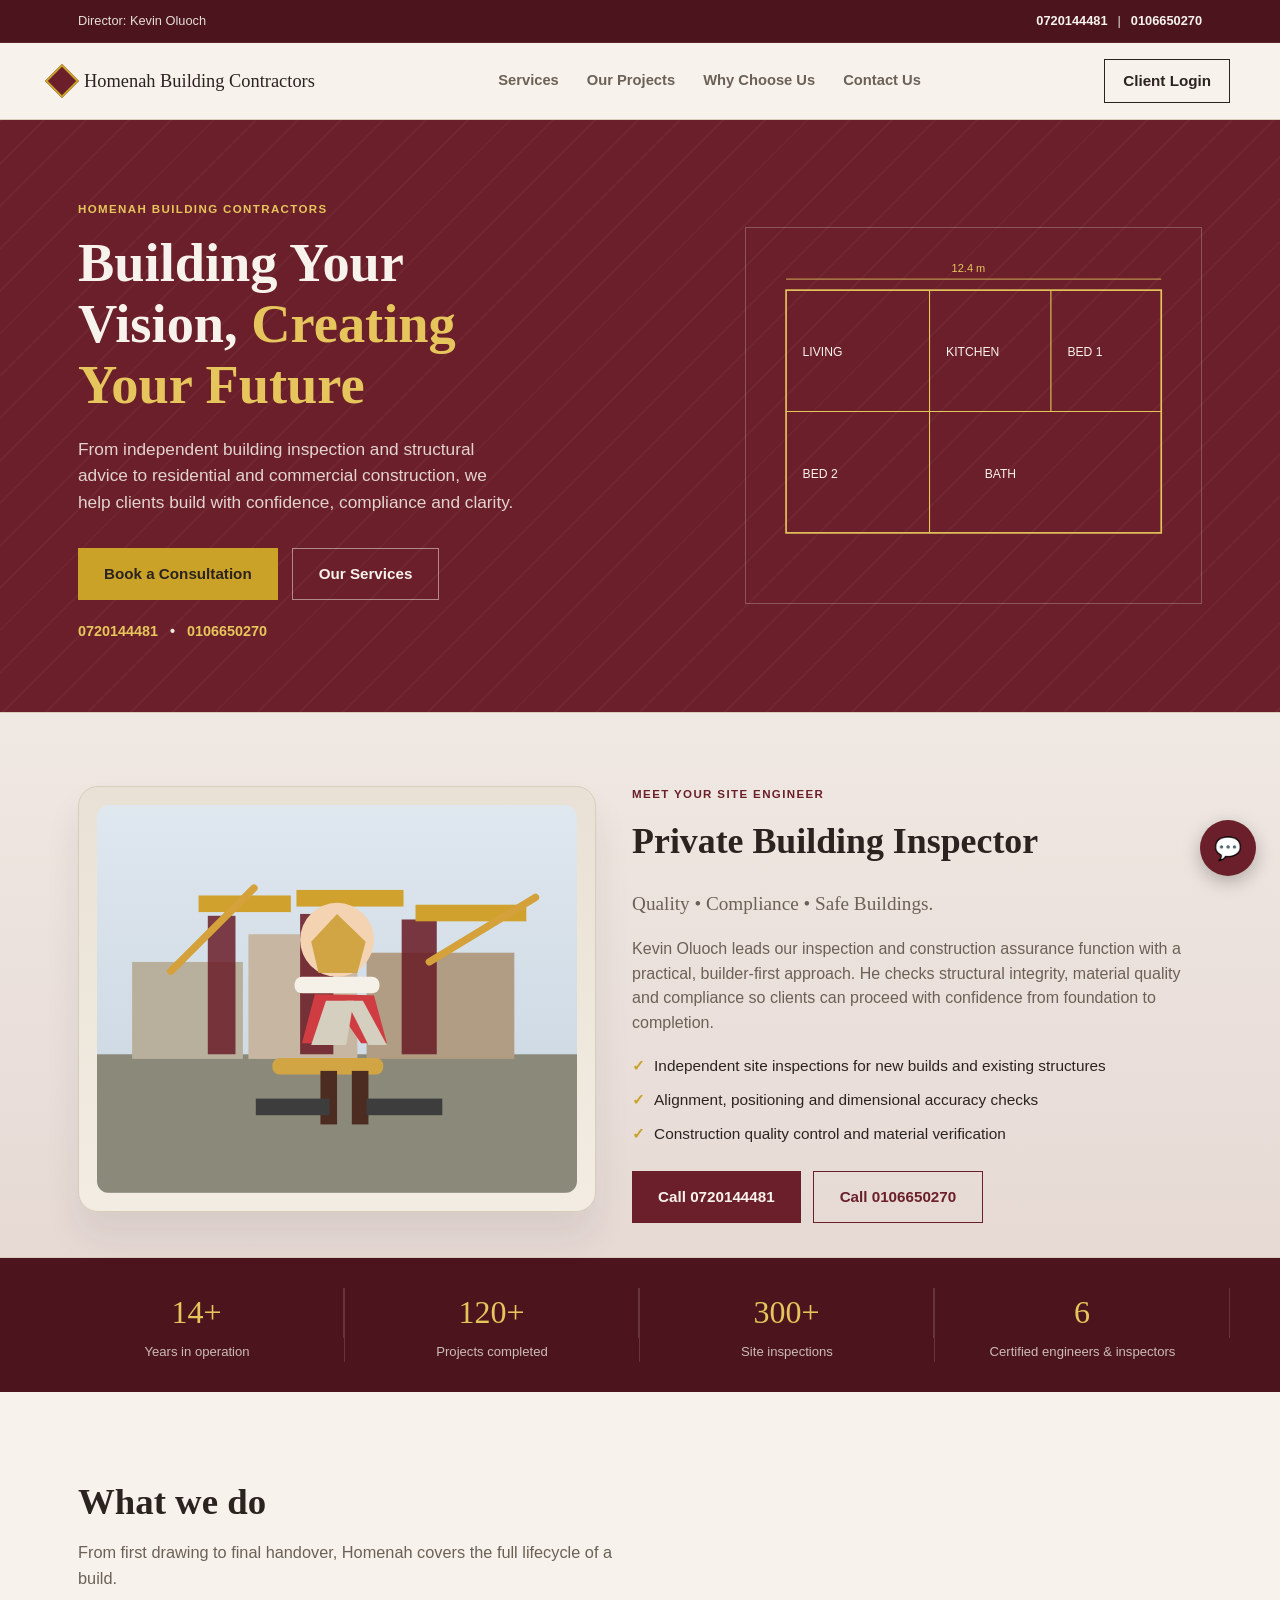
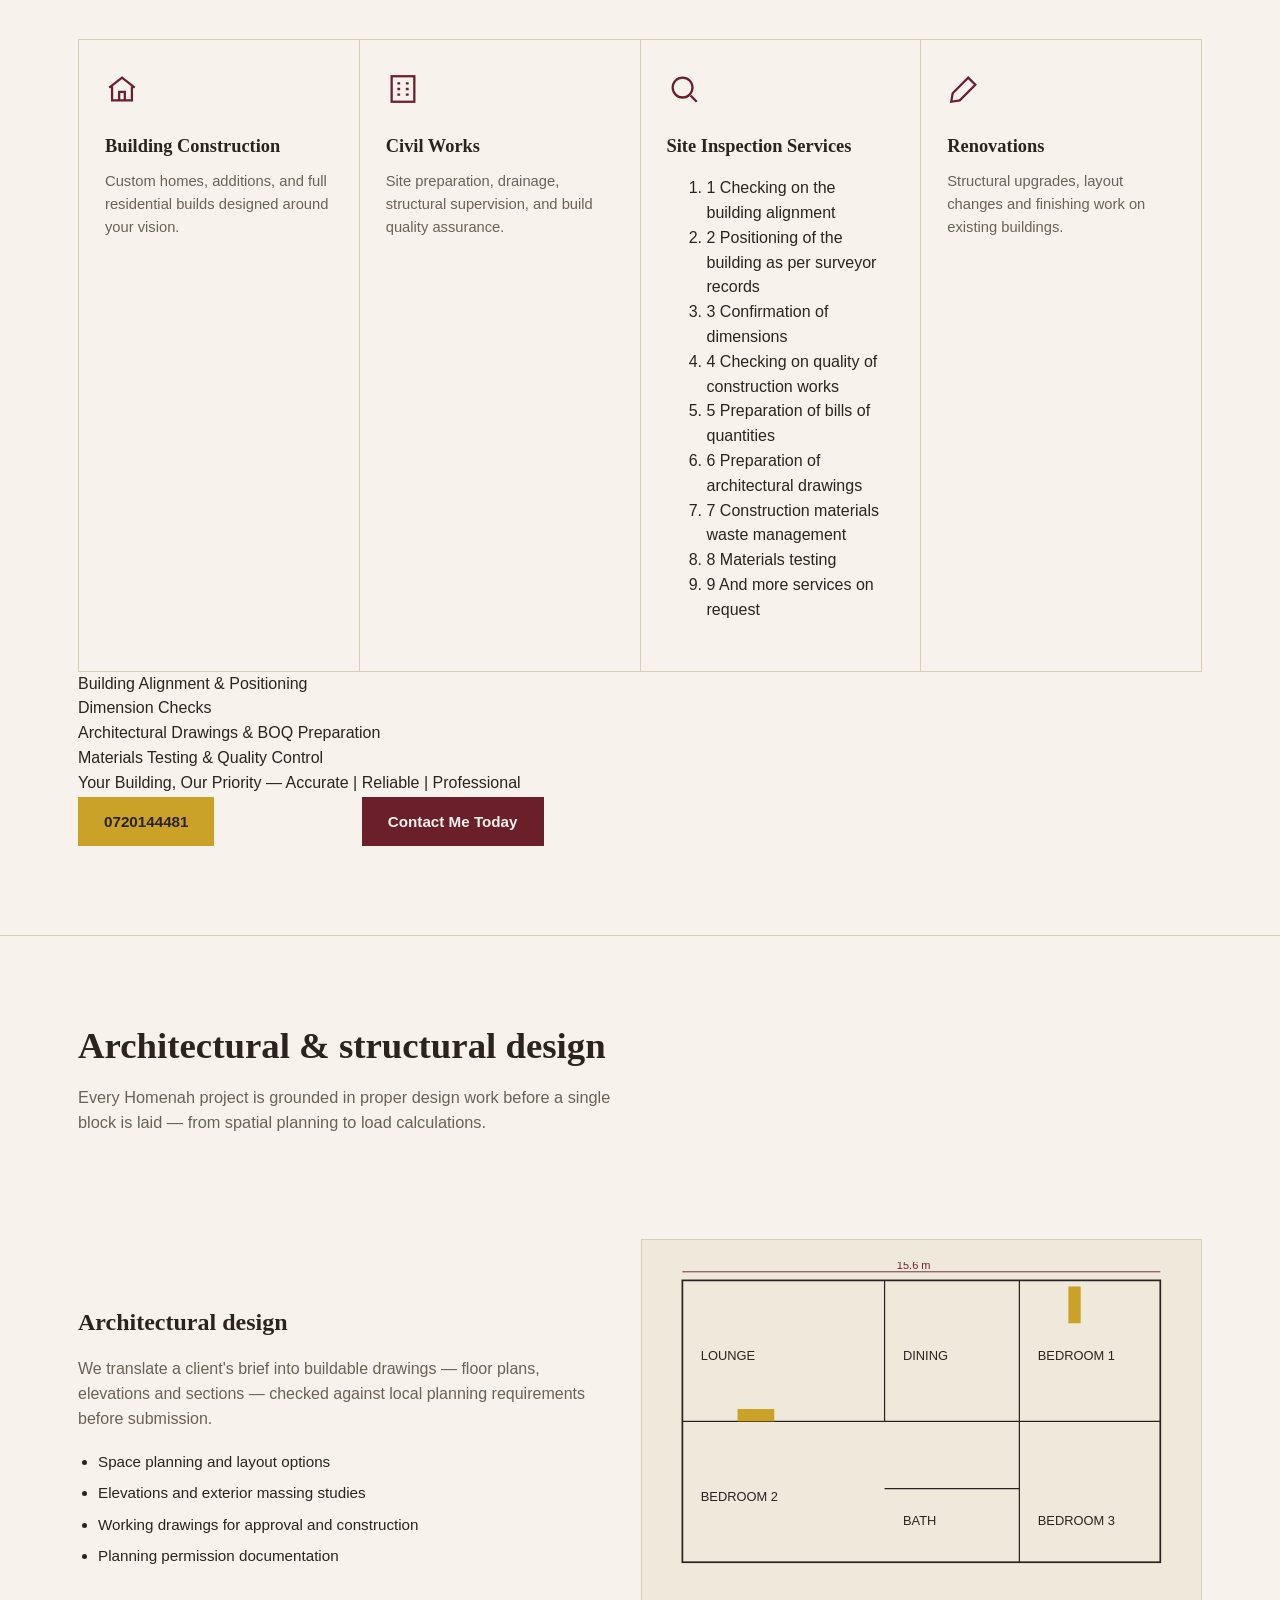
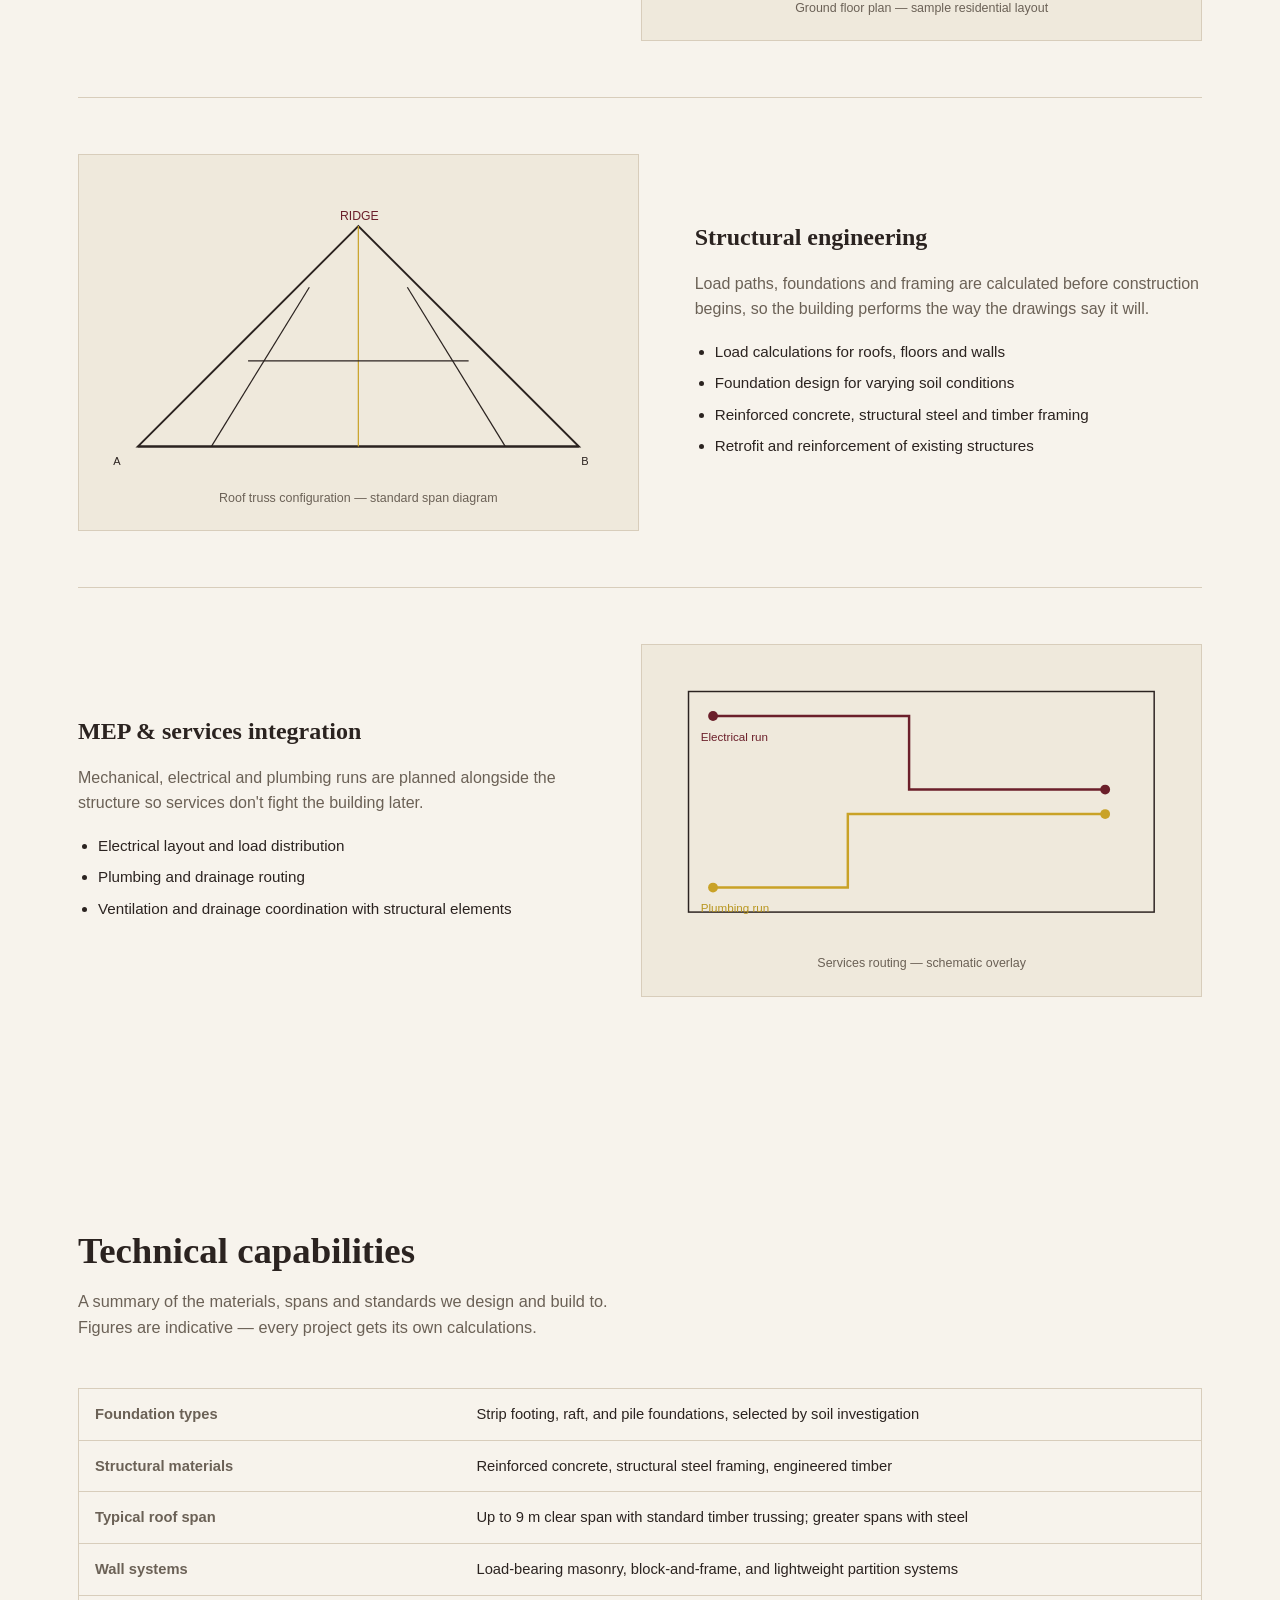
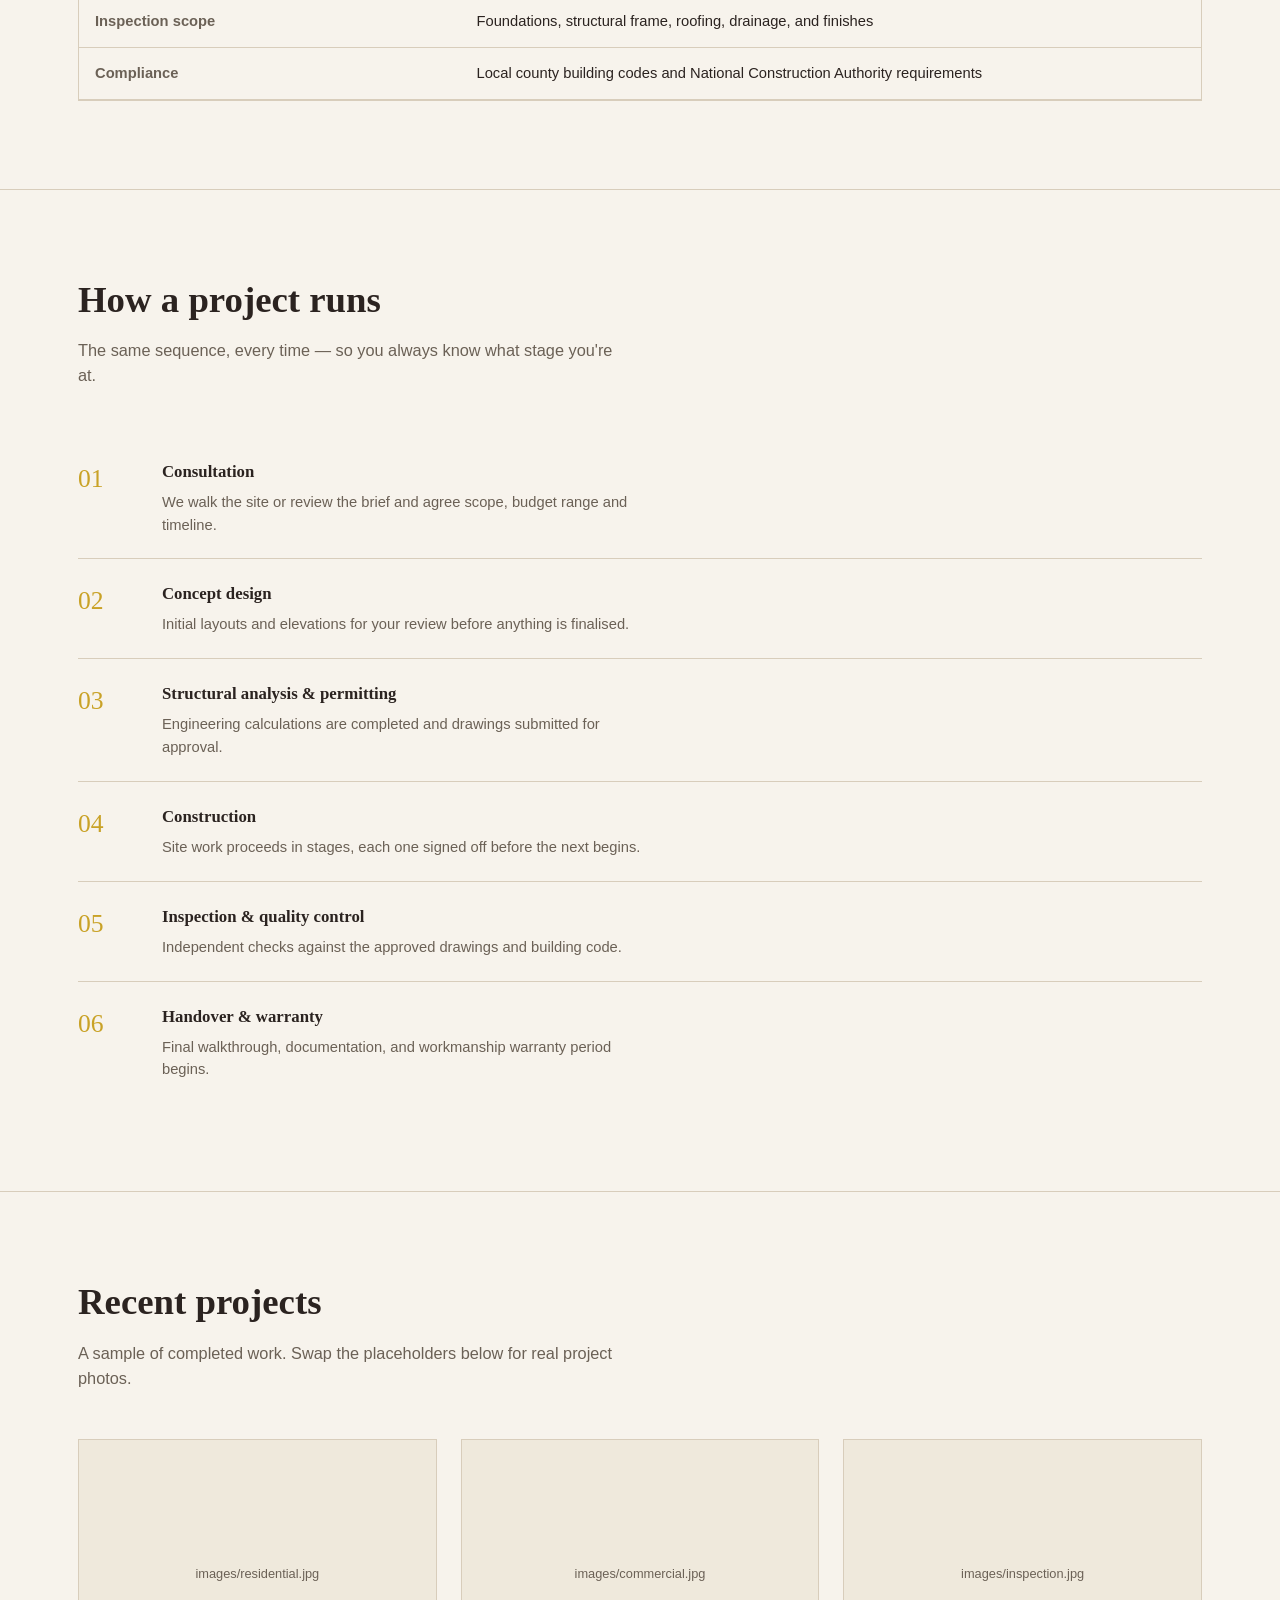
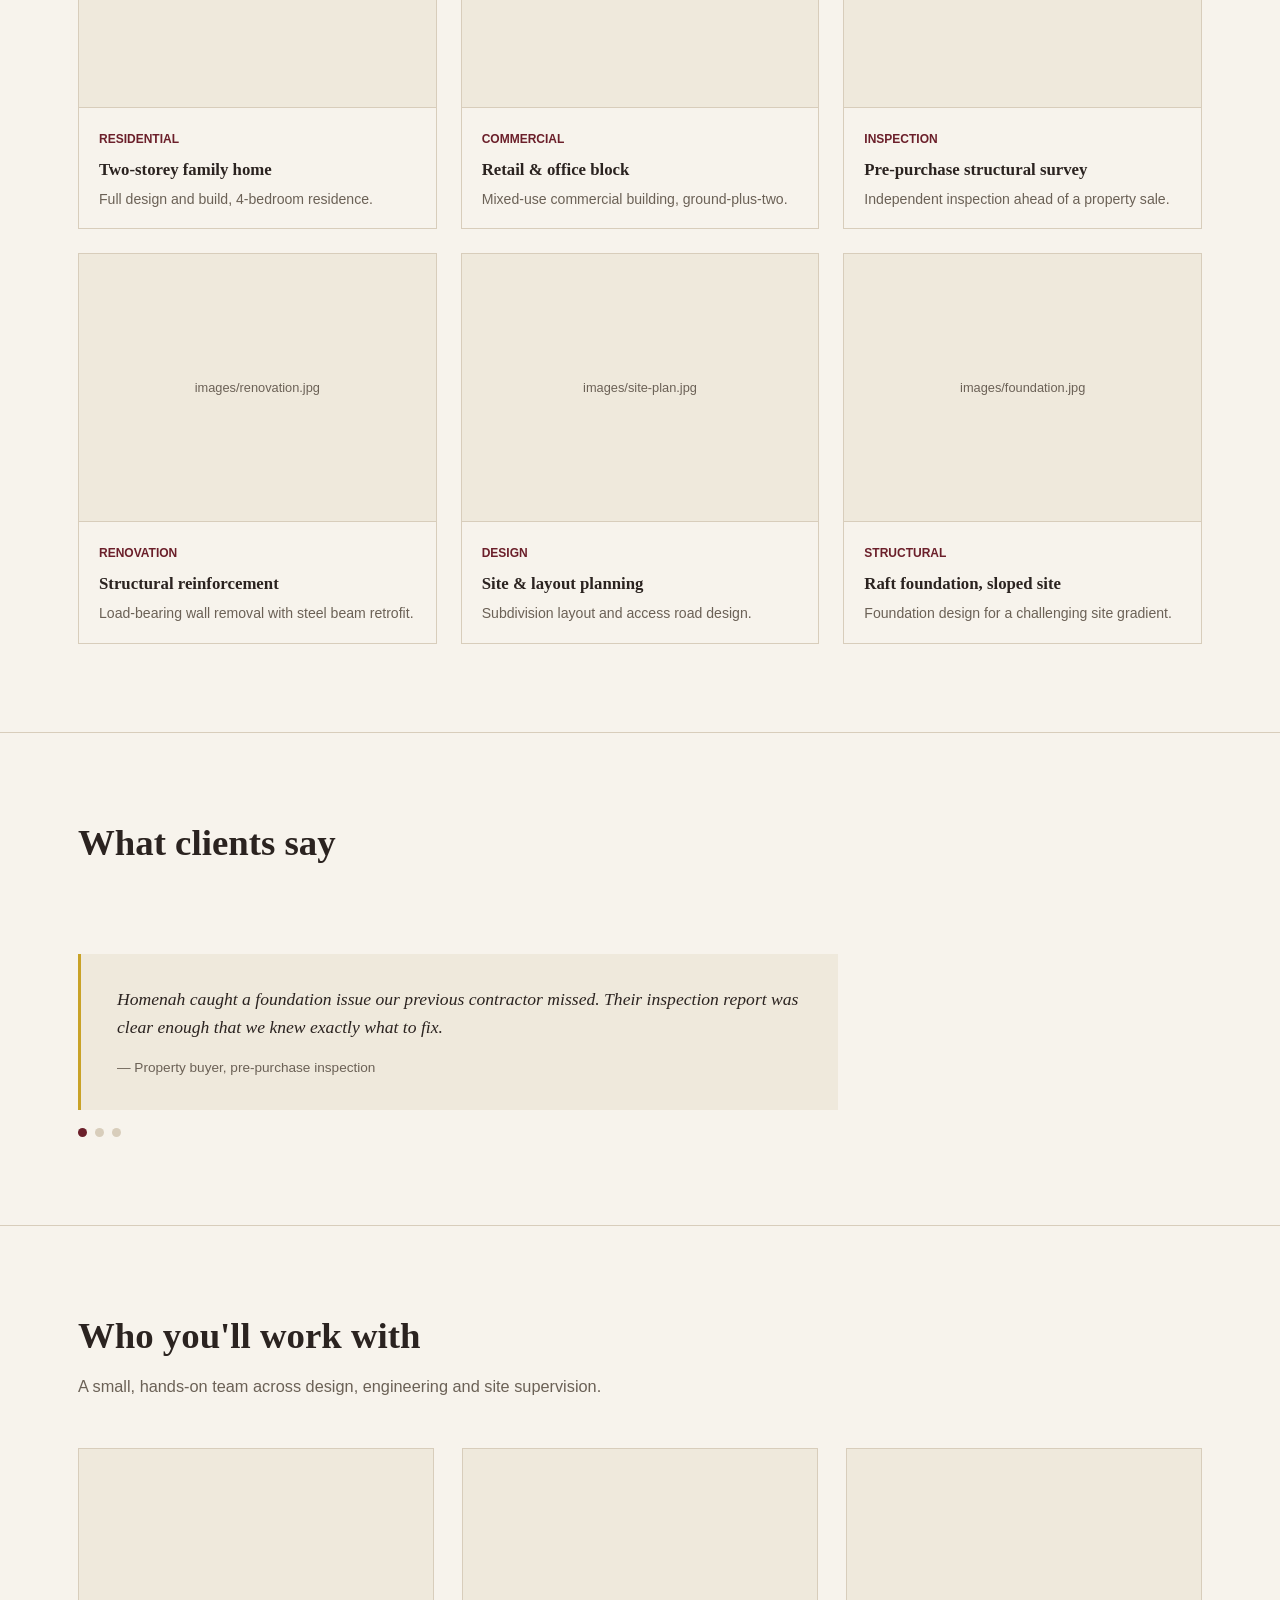
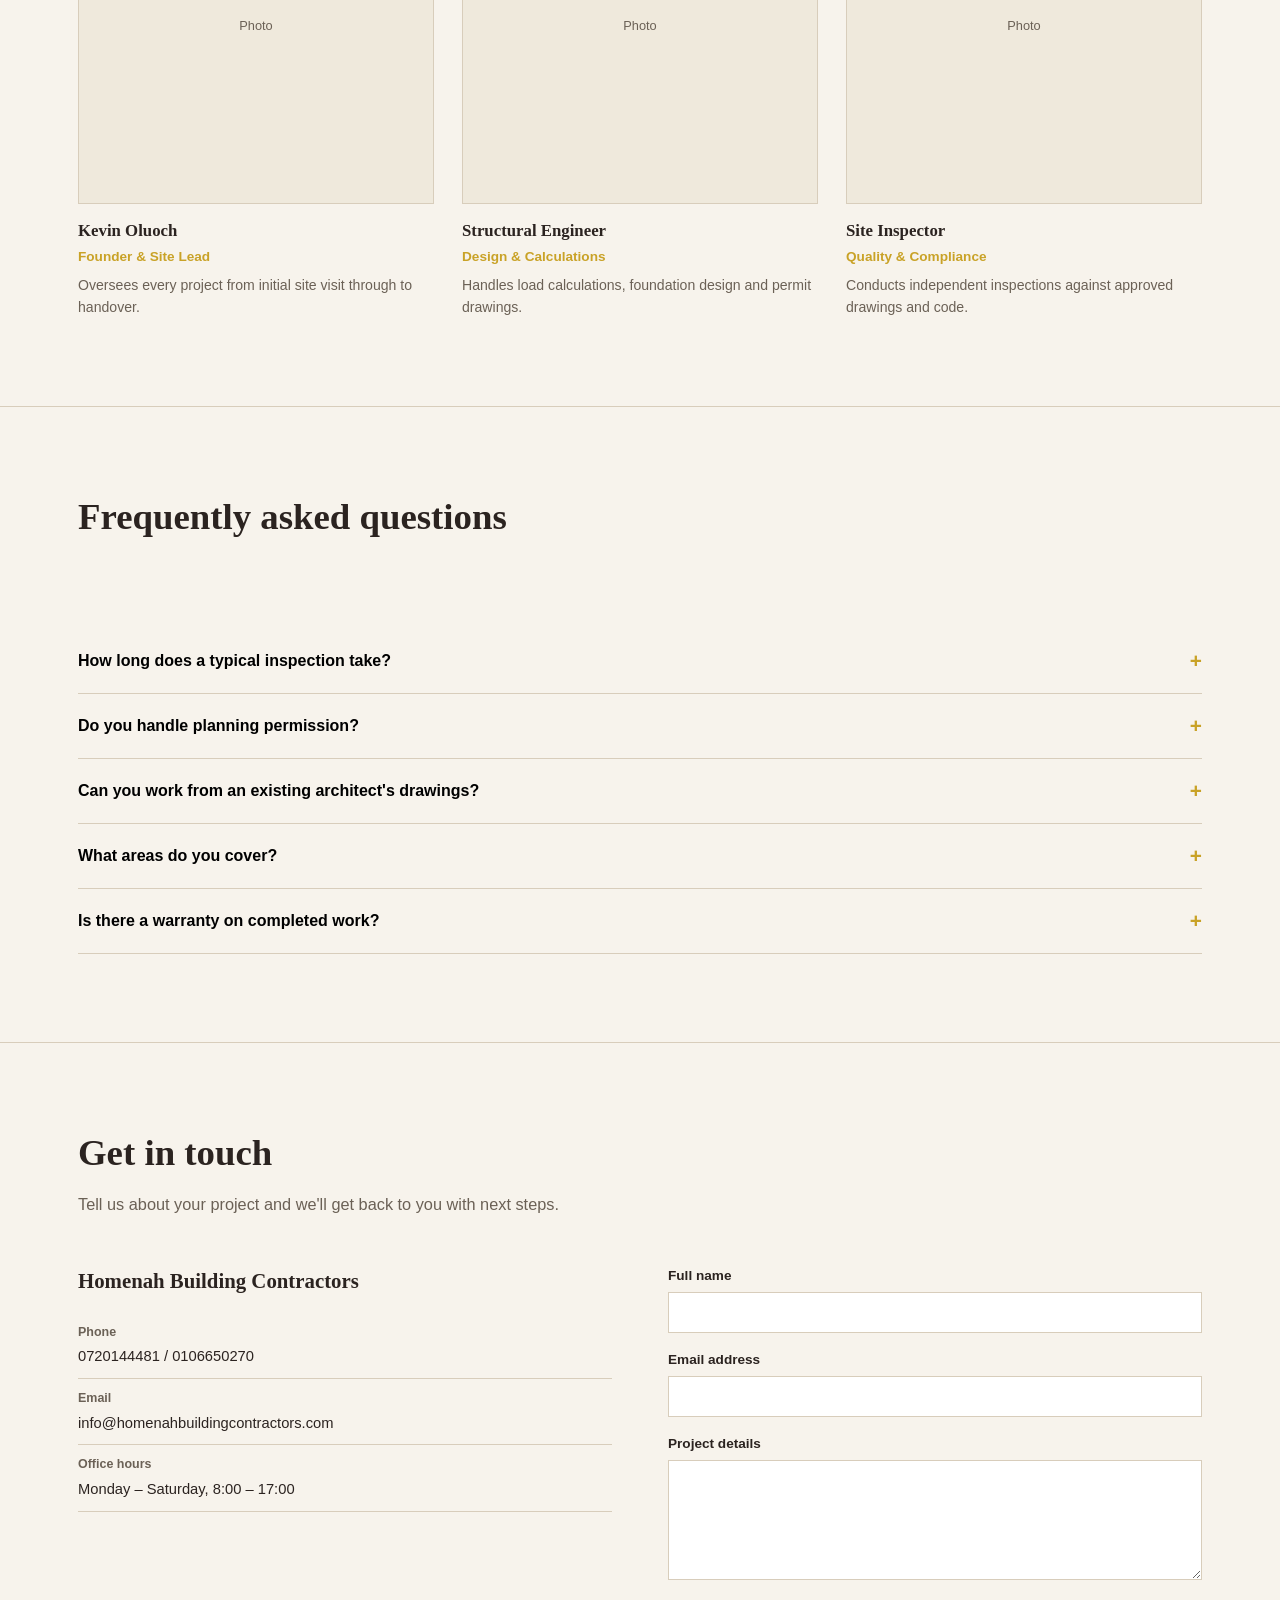
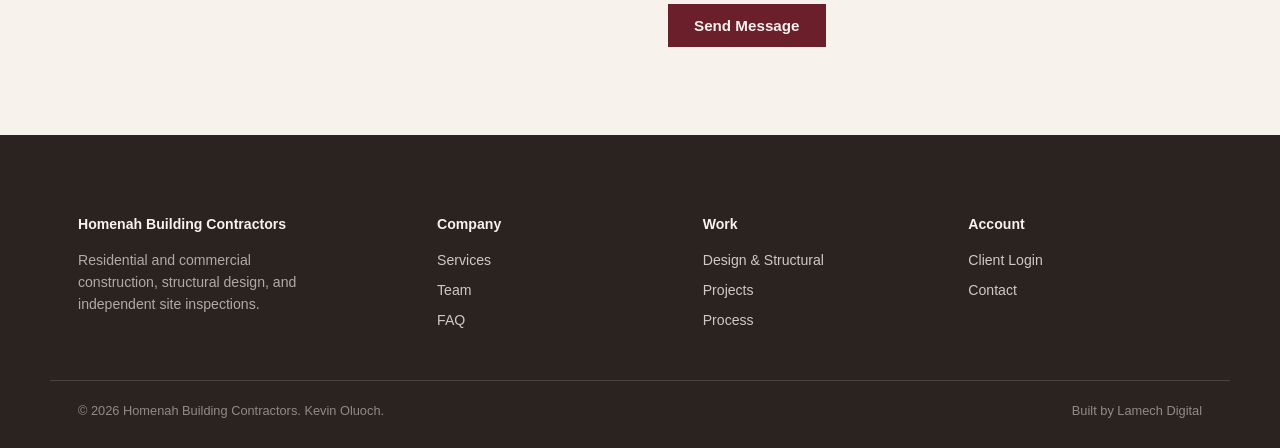
<file: index.html>
<!DOCTYPE html>
<html lang="en">
<head>
<meta charset="UTF-8" />
<meta name="viewport" content="width=device-width, initial-scale=1.0" />
<title>Homenah Building Contractors — Building, Inspection &amp; Structural Design</title>
<meta name="description" content="Homenah Building Contractors: residential and commercial construction, independent site inspections, structural and architectural design, and renovations." />

<style>
  :root {
    --maroon: #6b1f2a;
    --maroon-dark: #4c151d;
    --gold: #c9a227;
    --gold-light: #e6c65c;
    --cream: #f7f3ec;
    --cream-dim: #efe9dc;
    --charcoal: #2b2320;
    --line: #d8cdbb;
    --muted: #6b6156;
    --font-display: 'Fraunces', Georgia, 'Times New Roman', serif;
    --font-body: 'Inter', -apple-system, BlinkMacSystemFont, 'Segoe UI', sans-serif;
    --max: 1180px;
  }

  * { box-sizing: border-box; }
  html { scroll-behavior: smooth; }

  body {
    margin: 0;
    font-family: var(--font-body);
    color: var(--charcoal);
    background: var(--cream);
    line-height: 1.55;
  }

  img { max-width: 100%; display: block; }
  a { color: inherit; text-decoration: none; }

  .container { max-width: var(--max); margin: 0 auto; padding: 0 28px; }

  h1, h2, h3, h4 { font-family: var(--font-display); margin: 0; }

  .eyebrow-none {} /* deliberately no tracked-out eyebrow labels site-wide */

  section { padding: 88px 0; }
  section + section { border-top: 1px solid var(--line); }

  .section-head { max-width: 640px; margin-bottom: 48px; }
  .section-head h2 { font-size: clamp(1.7rem, 3vw, 2.3rem); line-height: 1.2; margin-bottom: 14px; }
  .section-head p { color: var(--muted); font-size: 1.02rem; max-width: 60ch; }

  .btn {
    display: inline-flex;
    align-items: center;
    gap: 8px;
    padding: 13px 26px;
    font-weight: 600;
    font-size: 0.95rem;
    border: none;
    cursor: pointer;
    font-family: var(--font-body);
  }
  .btn-primary { background: var(--maroon); color: var(--cream); }
  .btn-primary:hover { background: var(--maroon-dark); }
  .btn-outline { background: transparent; color: var(--charcoal); border: 1px solid var(--charcoal); }
  .btn-outline:hover { background: var(--charcoal); color: var(--cream); }
  .btn-gold { background: var(--gold); color: var(--charcoal); }
  .btn-gold:hover { background: var(--gold-light); }

  /* ---------------- Top contact bar ---------------- */
  .top-contact-bar {
    background: var(--maroon-dark);
    color: var(--cream);
    border-bottom: 1px solid rgba(255,255,255,0.08);
    font-size: 0.8rem;
  }
  .top-contact-inner {
    display: flex;
    align-items: center;
    justify-content: space-between;
    gap: 16px;
    min-height: 42px;
    flex-wrap: wrap;
  }
  .top-contact-inner span { opacity: 0.9; }
  .top-contact-links {
    display: flex;
    align-items: center;
    gap: 10px;
    flex-wrap: wrap;
  }
  .top-contact-links a { color: var(--cream); font-weight: 600; }
  .top-contact-links a:hover { color: var(--gold-light); }

  /* ---------------- Header ---------------- */
  header.site {
    position: sticky;
    top: 0;
    z-index: 50;
    background: var(--cream);
    border-bottom: 1px solid var(--line);
  }
  .nav-inner {
    display: flex;
    align-items: center;
    justify-content: space-between;
    padding: 16px 0;
  }
  .brand { display: flex; align-items: center; gap: 10px; }
  .brand .mark {
    width: 24px; height: 24px;
    background: var(--maroon);
    border: 2px solid var(--gold);
    transform: rotate(45deg);
  }
  .brand span { font-family: var(--font-display); font-size: 1.15rem; }

  nav.main-links { display: flex; gap: 28px; }
  nav.main-links a { font-size: 0.92rem; font-weight: 600; color: var(--muted); }
  nav.main-links a:hover { color: var(--maroon); }

  .nav-actions { display: flex; align-items: center; gap: 14px; }
  .nav-toggle {
    display: none;
    background: none; border: none; font-size: 1.4rem; cursor: pointer;
  }

  @media (max-width: 900px) {
    nav.main-links { display: none; }
    .nav-toggle { display: block; }
  }

  /* ---------------- Hero ---------------- */
  .hero {
    background: var(--maroon);
    color: var(--cream);
    padding: 100px 0 70px;
    background-image: repeating-linear-gradient(135deg, rgba(255,255,255,0.03) 0 2px, transparent 2px 30px);
  }
  .hero-grid { display: grid; grid-template-columns: 1.15fr 0.85fr; gap: 48px; align-items: center; }
  .hero h1 { font-size: clamp(2.2rem, 4.4vw, 3.4rem); line-height: 1.12; margin-bottom: 20px; max-width: 15ch; }
  .hero p.lead { font-size: 1.08rem; color: rgba(247,243,236,0.85); max-width: 46ch; margin-bottom: 32px; }
  .hero-ctas { display: flex; gap: 14px; flex-wrap: wrap; }
  .hero-phones {
    margin-top: 20px;
    display: flex;
    flex-wrap: wrap;
    gap: 12px;
    font-size: 0.9rem;
    color: rgba(247,243,236,0.95);
    font-weight: 600;
  }
  .hero-phones a { color: var(--gold-light); }

  .hero-diagram { border: 1px solid rgba(247,243,236,0.25); padding: 18px; }
  .hero-diagram svg { width: 100%; height: auto; }

  .site-engineer {
    background: linear-gradient(180deg, rgba(107,31,42,0.05), rgba(107,31,42,0.12));
    border-top: 1px solid var(--line);
    border-bottom: 1px solid var(--line);
    padding: 54px 0 26px;
  }
  .engineer-grid {
    display: grid;
    grid-template-columns: 1fr 1.1fr;
    gap: 36px;
    align-items: center;
  }
  .engineer-figure {
    background: linear-gradient(180deg, #e9e1d5, #f2ece2);
    border: 1px solid var(--line);
    border-radius: 20px;
    padding: 18px;
    box-shadow: 0 24px 36px rgba(43,35,32,0.08);
  }
  .engineer-figure svg {
    width: 100%;
    height: auto;
    display: block;
    border-radius: 12px;
  }
  .engineer-copy {
    padding: 8px 0;
  }
  .engineer-copy .eyebrow-none {
    display: inline-block;
    margin-bottom: 10px;
    text-transform: uppercase;
    letter-spacing: 0.12em;
    color: var(--maroon);
    font-size: 0.72rem;
    font-weight: 700;
  }
  .engineer-copy h2 {
    font-size: clamp(2rem, 2.8vw, 2.8rem);
    margin-bottom: 10px;
    color: var(--charcoal);
  }
  .engineer-sub {
    font-family: var(--font-display);
    font-size: 1.2rem;
    color: var(--maroon);
    margin-bottom: 20px;
  }
  .engineer-copy p {
    margin-bottom: 18px;
    color: var(--muted);
  }
  .engineer-list {
    list-style: none;
    padding: 0;
    margin: 0 0 26px;
    display: grid;
    gap: 10px;
    color: var(--charcoal);
  }
  .engineer-list li {
    position: relative;
    padding-left: 22px;
    font-size: 0.96rem;
  }
  .engineer-list li::before {
    content: "✓";
    position: absolute;
    left: 0;
    top: 0;
    color: var(--gold);
    font-weight: 700;
  }
  .engineer-cta {
    display: flex;
    flex-wrap: wrap;
    gap: 12px;
  }

  @media (max-width: 880px) {
    .engineer-grid { grid-template-columns: 1fr; }
  }

  .stats-bar {
    background: var(--maroon-dark);
  }
  .stats-grid {
    display: grid;
    grid-template-columns: repeat(4, 1fr);
    text-align: center;
    padding: 30px 0;
  }
  .stats-grid div { color: var(--cream); border-right: 1px solid rgba(247,243,236,0.15); }
  .stats-grid div:last-child { border-right: none; }
  .stats-grid .num { font-family: var(--font-display); font-size: 2rem; color: var(--gold-light); }
  .stats-grid .label { font-size: 0.82rem; color: rgba(247,243,236,0.75); margin-top: 4px; }

  @media (max-width: 900px) {
    .hero-grid { grid-template-columns: 1fr; }
    .stats-grid { grid-template-columns: repeat(2, 1fr); gap: 20px 0; }
    .stats-grid div { border-right: none; }
  }

  /* ---------------- Services ---------------- */
  .services-grid {
    display: grid;
    grid-template-columns: repeat(4, 1fr);
    gap: 1px;
    background: var(--line);
    border: 1px solid var(--line);
  }
  .service-card {
    background: var(--cream);
    padding: 32px 26px;
  }
  .service-card .icon { margin-bottom: 18px; }
  .service-card h3 { font-size: 1.15rem; margin-bottom: 10px; }
  .service-card p { font-size: 0.92rem; color: var(--muted); margin: 0; }

  @media (max-width: 900px) { .services-grid { grid-template-columns: repeat(2, 1fr); } }
  @media (max-width: 560px) { .services-grid { grid-template-columns: 1fr; } }

  /* ---------------- Design & Structural ---------------- */
  .design-block {
    display: grid;
    grid-template-columns: 0.95fr 1.05fr;
    gap: 56px;
    align-items: center;
    padding: 56px 0;
  }
  .design-block:not(:last-child) { border-bottom: 1px solid var(--line); }
  .design-block.reverse { grid-template-columns: 1.05fr 0.95fr; }
  .design-block.reverse .design-copy { order: 2; }
  .design-block.reverse .design-figure { order: 1; }

  .design-copy h3 { font-size: 1.5rem; margin-bottom: 12px; }
  .design-copy p.desc { color: var(--muted); margin-bottom: 18px; }
  .design-copy ul { padding-left: 20px; margin: 0; color: var(--charcoal); }
  .design-copy ul li { margin-bottom: 8px; font-size: 0.95rem; }

  .design-figure {
    background: var(--cream-dim);
    border: 1px solid var(--line);
    padding: 22px;
  }
  .design-figure svg { width: 100%; height: auto; }
  .figure-caption { font-size: 0.78rem; color: var(--muted); margin-top: 10px; text-align: center; }

  @media (max-width: 880px) {
    .design-block, .design-block.reverse { grid-template-columns: 1fr; }
    .design-block.reverse .design-copy,
    .design-block.reverse .design-figure { order: initial; }
  }

  /* ---------------- Capabilities table ---------------- */
  table.specs {
    width: 100%;
    border-collapse: collapse;
    font-size: 0.92rem;
  }
  table.specs th, table.specs td {
    text-align: left;
    padding: 14px 16px;
    border-bottom: 1px solid var(--line);
  }
  table.specs th { color: var(--muted); font-weight: 600; width: 34%; }
  .specs-wrap { border: 1px solid var(--line); }

  /* ---------------- Process ---------------- */
  .process-list { counter-reset: step; display: grid; gap: 0; }
  .process-item {
    display: grid;
    grid-template-columns: 64px 1fr;
    gap: 20px;
    padding: 22px 0;
    border-bottom: 1px solid var(--line);
  }
  .process-item:last-child { border-bottom: none; }
  .process-item .step-num {
    counter-increment: step;
    font-family: var(--font-display);
    font-size: 1.6rem;
    color: var(--gold);
  }
  .process-item .step-num::before { content: counter(step, decimal-leading-zero); }
  .process-item h4 { font-size: 1.05rem; margin-bottom: 6px; }
  .process-item p { color: var(--muted); font-size: 0.92rem; margin: 0; max-width: 60ch; }

  /* ---------------- Projects ---------------- */
  .projects-grid {
    display: grid;
    grid-template-columns: repeat(3, 1fr);
    gap: 24px;
  }
  .project-card { border: 1px solid var(--line); background: var(--cream); }
  .project-thumb {
    aspect-ratio: 4 / 3;
    background: var(--cream-dim);
    display: flex;
    align-items: center;
    justify-content: center;
    color: var(--muted);
    font-size: 0.8rem;
    border-bottom: 1px solid var(--line);
  }
  .project-body { padding: 18px 20px; }
  .project-body .tag { font-size: 0.75rem; color: var(--maroon); font-weight: 700; }
  .project-body h4 { font-size: 1.05rem; margin: 6px 0; }
  .project-body p { font-size: 0.88rem; color: var(--muted); margin: 0; }

  @media (max-width: 900px) { .projects-grid { grid-template-columns: repeat(2, 1fr); } }
  @media (max-width: 600px) { .projects-grid { grid-template-columns: 1fr; } }

  /* ---------------- Testimonials ---------------- */
  .testi-wrap { position: relative; max-width: 760px; }
  .testi-slide {
    display: none;
    background: var(--cream-dim);
    border-left: 3px solid var(--gold);
    padding: 32px 36px;
  }
  .testi-slide.active { display: block; }
  .testi-slide p.quote { font-size: 1.1rem; font-family: var(--font-display); font-style: italic; margin: 0 0 16px; }
  .testi-slide .who { font-size: 0.85rem; color: var(--muted); }
  .testi-dots { display: flex; gap: 8px; margin-top: 18px; }
  .testi-dots button {
    width: 9px; height: 9px; border-radius: 50%;
    border: none; background: var(--line); cursor: pointer; padding: 0;
  }
  .testi-dots button.active { background: var(--maroon); }

  /* ---------------- Team ---------------- */
  .team-grid { display: grid; grid-template-columns: repeat(3, 1fr); gap: 28px; }
  .team-card { text-align: left; }
  .team-photo {
    aspect-ratio: 1;
    background: var(--cream-dim);
    border: 1px solid var(--line);
    margin-bottom: 14px;
    display: flex; align-items: center; justify-content: center;
    color: var(--muted); font-size: 0.8rem;
  }
  .team-card h4 { font-size: 1.05rem; margin-bottom: 2px; }
  .team-card .role { font-size: 0.85rem; color: var(--gold); font-weight: 700; margin-bottom: 8px; }
  .team-card p.bio { font-size: 0.88rem; color: var(--muted); margin: 0; }

  @media (max-width: 800px) { .team-grid { grid-template-columns: 1fr; } }

  /* ---------------- FAQ ---------------- */
  .faq-item { border-bottom: 1px solid var(--line); }
  .faq-q {
    width: 100%;
    text-align: left;
    background: none;
    border: none;
    padding: 20px 0;
    font-family: var(--font-body);
    font-size: 1rem;
    font-weight: 600;
    cursor: pointer;
    display: flex;
    justify-content: space-between;
    align-items: center;
  }
  .faq-q .plus { font-size: 1.3rem; color: var(--gold); transition: transform 0.15s ease; }
  .faq-item.open .plus { transform: rotate(45deg); }
  .faq-a { max-height: 0; overflow: hidden; transition: max-height 0.2s ease; }
  .faq-a p { margin: 0 0 20px; color: var(--muted); font-size: 0.92rem; max-width: 65ch; }
  .faq-item.open .faq-a { max-height: 240px; }

  /* ---------------- Contact ---------------- */
  .contact-grid { display: grid; grid-template-columns: 1fr 1fr; gap: 56px; }
  .contact-info h3 { font-size: 1.3rem; margin-bottom: 16px; }
  .contact-info ul { list-style: none; padding: 0; margin: 0; }
  .contact-info li { padding: 10px 0; border-bottom: 1px solid var(--line); font-size: 0.92rem; }
  .contact-info li strong { display: block; font-size: 0.78rem; color: var(--muted); text-transform: none; margin-bottom: 3px; }

  .form-field { margin-bottom: 16px; }
  .form-field label { display: block; font-size: 0.85rem; font-weight: 600; margin-bottom: 6px; }
  .form-field input, .form-field textarea {
    width: 100%;
    padding: 11px 12px;
    border: 1px solid var(--line);
    background: #fff;
    font-family: var(--font-body);
    font-size: 0.95rem;
  }
  .form-field textarea { min-height: 120px; resize: vertical; }
  .form-note { font-size: 0.82rem; color: var(--muted); margin-top: 10px; display: none; }
  .form-note.show { display: block; }

  @media (max-width: 860px) { .contact-grid { grid-template-columns: 1fr; } }

  /* ---------------- Footer ---------------- */
  footer.site {
    background: var(--charcoal);
    color: rgba(247,243,236,0.8);
    padding: 56px 0 28px;
  }
  .footer-grid { display: grid; grid-template-columns: 1.4fr 1fr 1fr 1fr; gap: 32px; }
  .footer-grid h5 { color: var(--cream); font-family: var(--font-body); font-size: 0.88rem; margin-bottom: 14px; }
  .footer-grid ul { list-style: none; padding: 0; margin: 0; }
  .footer-grid li { margin-bottom: 8px; font-size: 0.88rem; }
  .footer-grid li a:hover { color: var(--gold-light); }
  .footer-brand p { font-size: 0.88rem; max-width: 32ch; color: rgba(247,243,236,0.65); }
  .footer-bottom {
    border-top: 1px solid rgba(247,243,236,0.15);
    margin-top: 40px;
    padding-top: 20px;
    font-size: 0.8rem;
    color: rgba(247,243,236,0.5);
    display: flex;
    justify-content: space-between;
    flex-wrap: wrap;
    gap: 10px;
  }

  @media (max-width: 800px) { .footer-grid { grid-template-columns: 1fr 1fr; } }

  /* ---------------- Chatbot widget (markup preserved from existing site) ---------------- */
  .chatbot-launcher {
    position: fixed;
    bottom: 24px;
    right: 24px;
    width: 56px;
    height: 56px;
    border-radius: 50%;
    background: var(--maroon);
    color: var(--cream);
    border: none;
    font-size: 1.4rem;
    cursor: pointer;
    z-index: 60;
    box-shadow: 0 6px 18px rgba(0,0,0,0.25);
  }

  .chatbot-window {
    position: fixed;
    bottom: 92px;
    right: 24px;
    width: 320px;
    max-width: calc(100vw - 48px);
    background: var(--cream);
    border: 1px solid var(--line);
    z-index: 60;
    display: none;
    flex-direction: column;
    box-shadow: 0 12px 30px rgba(0,0,0,0.2);
  }
  .chatbot-window.open { display: flex; }

  .chatbot-header {
    background: var(--maroon);
    color: var(--cream);
    padding: 14px 16px;
    font-weight: 600;
    font-size: 0.92rem;
    display: flex;
    justify-content: space-between;
    align-items: center;
  }
  .chatbot-header button { background: none; border: none; color: var(--cream); cursor: pointer; font-size: 1rem; }

  .chatbot-body {
    padding: 16px;
    display: flex;
    flex-direction: column;
    gap: 10px;
    max-height: 340px;
    overflow-y: auto;
  }

  .message {
    padding: 10px 12px;
    font-size: 0.88rem;
    max-width: 85%;
  }
  .message.bot-message { background: var(--cream-dim); align-self: flex-start; border: 1px solid var(--line); }
  .message.user-message { background: var(--maroon); color: var(--cream); align-self: flex-end; }

  .message.typing { display: flex; gap: 4px; align-items: center; background: var(--cream-dim); align-self: flex-start; border: 1px solid var(--line); }
  .message.typing.hidden { display: none; }
  .message.typing span {
    width: 6px; height: 6px; border-radius: 50%;
    background: var(--muted);
    animation: bounce 1s infinite ease-in-out;
  }
  .message.typing span:nth-child(2) { animation-delay: 0.15s; }
  .message.typing span:nth-child(3) { animation-delay: 0.3s; }
  @keyframes bounce { 0%, 60%, 100% { transform: translateY(0); } 30% { transform: translateY(-4px); } }

  .quick-replies { display: flex; flex-wrap: wrap; gap: 8px; }
  .quick-reply {
    background: var(--cream);
    border: 1px solid var(--maroon);
    color: var(--maroon);
    padding: 7px 12px;
    font-size: 0.8rem;
    font-weight: 600;
    cursor: pointer;
    font-family: var(--font-body);
  }
  .quick-reply:hover { background: var(--maroon); color: var(--cream); }

  @media (prefers-reduced-motion: reduce) {
    .message.typing span { animation: none; }
  }

  /* Single deliberate reveal-on-scroll moment, applied only to section headings */
  .section-head { opacity: 0; transform: translateY(14px); transition: opacity 0.5s ease, transform 0.5s ease; }
  .section-head.in-view { opacity: 1; transform: translateY(0); }
  @media (prefers-reduced-motion: reduce) {
    .section-head { opacity: 1; transform: none; transition: none; }
  }
</style>
</head>
<body>

<!-- ================= HEADER ================= -->
<div class="top-contact-bar">
  <div class="container top-contact-inner">
    <span>Director: Kevin Oluoch</span>
    <div class="top-contact-links">
      <a href="tel:0720144481">0720144481</a>
      <span>|</span>
      <a href="tel:0106650270">0106650270</a>
    </div>
  </div>
</div>

<header class="site">
  <div class="container nav-inner">
    <a class="brand" href="#top">
      <span class="mark" aria-hidden="true"></span>
      <span>Homenah Building Contractors</span>
    </a>
    <nav class="main-links" aria-label="Primary">
      <a href="#services">Services</a>
      <a href="#projects">Our Projects</a>
      <a href="#why-us">Why Choose Us</a>
      <a href="#contact">Contact Us</a>
    </nav>
    <div class="nav-actions">
      <a href="login.html" class="btn btn-outline" style="padding:9px 18px;">Client Login</a>
      <button class="nav-toggle" id="nav-toggle" aria-label="Open menu">&#9776;</button>
    </div>
  </div>
</header>

<!-- ================= HERO ================= -->
<section class="hero" id="top" style="padding-top:70px; border-top:none;">
  <div class="container hero-grid">
    <div>
      <p class="eyebrow-none" style="color: var(--gold-light); letter-spacing: 0.12em; font-size: 0.72rem; text-transform: uppercase; font-weight: 700; margin-bottom: 14px;">HOMENAH BUILDING CONTRACTORS</p>
      <h1>Building Your Vision, <span style="color: var(--gold-light);">Creating Your Future</span></h1>
      <p class="lead">From independent building inspection and structural advice to residential and commercial construction, we help clients build with confidence, compliance and clarity.</p>
      <div class="hero-ctas">
        <a href="#contact" class="btn btn-gold">Book a Consultation</a>
        <a href="#services" class="btn btn-outline" style="border-color: rgba(247,243,236,0.5); color: var(--cream);">Our Services</a>
      </div>
      <div class="hero-phones">
        <a href="tel:0720144481">0720144481</a>
        <span>•</span>
        <a href="tel:0106650270">0106650270</a>
      </div>
    </div>
    <div class="hero-diagram" aria-hidden="true">
      <svg viewBox="0 0 380 300" xmlns="http://www.w3.org/2000/svg">
        <rect x="20" y="40" width="340" height="220" fill="none" stroke="#e6c65c" stroke-width="1.5"/>
        <line x1="20" y1="150" x2="360" y2="150" stroke="#e6c65c" stroke-width="1"/>
        <line x1="150" y1="40" x2="150" y2="260" stroke="#e6c65c" stroke-width="1"/>
        <line x1="260" y1="40" x2="260" y2="150" stroke="#e6c65c" stroke-width="1"/>
        <text x="35" y="100" fill="#f7f3ec" font-size="11" font-family="Inter, sans-serif">LIVING</text>
        <text x="165" y="100" fill="#f7f3ec" font-size="11" font-family="Inter, sans-serif">KITCHEN</text>
        <text x="275" y="100" fill="#f7f3ec" font-size="11" font-family="Inter, sans-serif">BED 1</text>
        <text x="35" y="210" fill="#f7f3ec" font-size="11" font-family="Inter, sans-serif">BED 2</text>
        <text x="200" y="210" fill="#f7f3ec" font-size="11" font-family="Inter, sans-serif">BATH</text>
        <line x1="20" y1="30" x2="360" y2="30" stroke="#e6c65c" stroke-width="0.75"/>
        <text x="170" y="24" fill="#e6c65c" font-size="10" font-family="Inter, sans-serif">12.4 m</text>
      </svg>
    </div>
  </div>
</section>

<section class="site-engineer" aria-labelledby="site-engineer-title">
  <div class="container engineer-grid">
    <div class="engineer-figure" aria-hidden="true">
      <svg viewBox="0 0 520 420" xmlns="http://www.w3.org/2000/svg">
        <defs>
          <linearGradient id="sky" x1="0" x2="0" y1="0" y2="1">
            <stop offset="0%" stop-color="#dfe7ef"/>
            <stop offset="100%" stop-color="#c7d4df"/>
          </linearGradient>
        </defs>
        <rect width="520" height="420" fill="url(#sky)"/>
        <rect y="270" width="520" height="150" fill="#8b8a7a"/>
        <rect x="38" y="170" width="120" height="105" fill="#b8b09d"/>
        <rect x="164" y="140" width="118" height="135" fill="#c7b7a2"/>
        <rect x="292" y="160" width="160" height="115" fill="#b09d83"/>
        <rect x="120" y="120" width="30" height="150" fill="#6b1f2a" opacity="0.85"/>
        <rect x="220" y="118" width="36" height="152" fill="#6b1f2a" opacity="0.88"/>
        <rect x="330" y="124" width="38" height="146" fill="#6b1f2a" opacity="0.88"/>
        <rect x="345" y="108" width="120" height="18" fill="#d0a12d"/>
        <rect x="110" y="98" width="100" height="18" fill="#d0a12d"/>
        <rect x="216" y="92" width="116" height="18" fill="#d0a12d"/>
        <circle cx="260" cy="146" r="40" fill="#f3d3b2"/>
        <path d="M232 148 L260 118 L291 148 L282 182 L240 182 Z" fill="#d1a543"/>
        <rect x="214" y="186" width="92" height="18" rx="8" fill="#f5f1e8"/>
        <path d="M236 205 L222 258 L252 258 L264 226 L286 258 L314 258 L300 206 Z" fill="#cf3d42"/>
        <path d="M248 212 L232 260 L270 260 L278 212 Z" fill="#d5cfbf"/>
        <path d="M270 212 L294 260 L314 260 L288 212 Z" fill="#d5cfbf"/>
        <rect x="190" y="274" width="120" height="18" rx="8" fill="#d1a543"/>
        <rect x="242" y="288" width="18" height="58" fill="#4c2c21"/>
        <rect x="276" y="288" width="18" height="58" fill="#4c2c21"/>
        <rect x="172" y="318" width="80" height="18" fill="#3d3d3d"/>
        <rect x="292" y="318" width="82" height="18" fill="#3d3d3d"/>
        <line x1="80" y1="180" x2="170" y2="90" stroke="#d4a13a" stroke-width="8" stroke-linecap="round"/>
        <line x1="360" y1="170" x2="475" y2="100" stroke="#d4a13a" stroke-width="8" stroke-linecap="round"/>
      </svg>
    </div>
    <div class="engineer-copy">
      <p class="eyebrow-none">Meet Your Site Engineer</p>
      <h2 id="site-engineer-title">Private Building Inspector</h2>
      <p class="engineer-sub">Quality • Compliance • Safe Buildings.</p>
      <p>Kevin Oluoch leads our inspection and construction assurance function with a practical, builder-first approach. He checks structural integrity, material quality and compliance so clients can proceed with confidence from foundation to completion.</p>
      <ul class="engineer-list">
        <li>Independent site inspections for new builds and existing structures</li>
        <li>Alignment, positioning and dimensional accuracy checks</li>
        <li>Construction quality control and material verification</li>
      </ul>
      <div class="engineer-cta">
        <a href="tel:0720144481" class="btn btn-primary">Call 0720144481</a>
        <a href="tel:0106650270" class="btn btn-outline" style="border-color: var(--maroon); color: var(--maroon);">Call 0106650270</a>
      </div>
    </div>
  </div>
</section>

<div class="stats-bar" style="border-top:none;">
  <div class="container stats-grid">
    <div><div class="num">14+</div><div class="label">Years in operation</div></div>
    <div><div class="num">120+</div><div class="label">Projects completed</div></div>
    <div><div class="num">300+</div><div class="label">Site inspections</div></div>
    <div><div class="num">6</div><div class="label">Certified engineers &amp; inspectors</div></div>
  </div>
</div>

<!-- ================= SERVICES ================= -->
<section id="services">
  <div class="container">
    <div class="section-head">
      <h2>What we do</h2>
      <p>From first drawing to final handover, Homenah covers the full lifecycle of a build.</p>
    </div>
  </div>
  <div class="container">
    <div class="services-grid">
      <div class="service-card">
        <div class="icon"><svg width="34" height="34" viewBox="0 0 24 24" fill="none" stroke="#6b1f2a" stroke-width="1.6"><path d="M3 11 12 4l9 7"/><path d="M5 10v10h14V10"/><path d="M10 20v-6h4v6"/></svg></div>
        <h3>Building Construction</h3>
        <p>Custom homes, additions, and full residential builds designed around your vision.</p>
      </div>
      <div class="service-card">
        <div class="icon"><svg width="34" height="34" viewBox="0 0 24 24" fill="none" stroke="#6b1f2a" stroke-width="1.6"><rect x="4" y="3" width="16" height="18"/><path d="M8 8h2M14 8h2M8 12h2M14 12h2M8 16h2M14 16h2"/></svg></div>
        <h3>Civil Works</h3>
        <p>Site preparation, drainage, structural supervision, and build quality assurance.</p>
      </div>
      <div class="service-card inspection-card">
        <div class="icon"><svg width="34" height="34" viewBox="0 0 24 24" fill="none" stroke="#6b1f2a" stroke-width="1.6"><circle cx="11" cy="11" r="7"/><path d="M21 21l-4.3-4.3"/></svg></div>
        <h3>Site Inspection Services</h3>
        <ol class="inspection-list">
          <li><span>1</span> Checking on the building alignment</li>
          <li><span>2</span> Positioning of the building as per surveyor records</li>
          <li><span>3</span> Confirmation of dimensions</li>
          <li><span>4</span> Checking on quality of construction works</li>
          <li><span>5</span> Preparation of bills of quantities</li>
          <li><span>6</span> Preparation of architectural drawings</li>
          <li><span>7</span> Construction materials waste management</li>
          <li><span>8</span> Materials testing</li>
          <li><span>9</span> And more services on request</li>
        </ol>
      </div>
      <div class="service-card">
        <div class="icon"><svg width="34" height="34" viewBox="0 0 24 24" fill="none" stroke="#6b1f2a" stroke-width="1.6"><path d="M3 21l6-1 11-11-5-5L4 15l-1 6Z"/></svg></div>
        <h3>Renovations</h3>
        <p>Structural upgrades, layout changes and finishing work on existing buildings.</p>
      </div>
    </div>

    <div class="inspection-gallery" aria-label="Inspection service highlights">
      <div class="inspection-tile">
        <div class="inspection-photo inspection-photo-1"></div>
        <div class="inspection-caption">Building Alignment &amp; Positioning</div>
      </div>
      <div class="inspection-tile">
        <div class="inspection-photo inspection-photo-2"></div>
        <div class="inspection-caption">Dimension Checks</div>
      </div>
      <div class="inspection-tile">
        <div class="inspection-photo inspection-photo-3"></div>
        <div class="inspection-caption">Architectural Drawings &amp; BOQ Preparation</div>
      </div>
      <div class="inspection-tile">
        <div class="inspection-photo inspection-photo-4"></div>
        <div class="inspection-caption">Materials Testing &amp; Quality Control</div>
      </div>
    </div>

    <div class="inspection-banner">
      <div class="inspection-banner-text">Your Building, Our Priority — Accurate | Reliable | Professional</div>
      <div class="inspection-banner-actions">
        <a href="tel:0720144481" class="btn btn-gold">0720144481</a>
        <a href="tel:0106650270" class="btn btn-outline" style="border-color: rgba(247,243,236,0.75); color: var(--cream);">0106650270</a>
        <a href="#contact" class="btn btn-primary">Contact Me Today</a>
      </div>
    </div>
  </div>
</section>

<!-- ================= DESIGN & STRUCTURAL ================= -->
<section id="design">
  <div class="container">
    <div class="section-head">
      <h2>Architectural &amp; structural design</h2>
      <p>Every Homenah project is grounded in proper design work before a single block is laid — from spatial planning to load calculations.</p>
    </div>

    <!-- Architectural design -->
    <div class="design-block">
      <div class="design-copy">
        <h3>Architectural design</h3>
        <p class="desc">We translate a client's brief into buildable drawings — floor plans, elevations and sections — checked against local planning requirements before submission.</p>
        <ul>
          <li>Space planning and layout options</li>
          <li>Elevations and exterior massing studies</li>
          <li>Working drawings for approval and construction</li>
          <li>Planning permission documentation</li>
        </ul>
      </div>
      <div class="design-figure">
        <svg viewBox="0 0 420 260" xmlns="http://www.w3.org/2000/svg">
          <rect x="15" y="15" width="390" height="230" fill="none" stroke="#2b2320" stroke-width="1.4"/>
          <line x1="15" y1="130" x2="405" y2="130" stroke="#2b2320" stroke-width="1"/>
          <line x1="180" y1="15" x2="180" y2="130" stroke="#2b2320" stroke-width="1"/>
          <line x1="290" y1="15" x2="290" y2="245" stroke="#2b2320" stroke-width="1"/>
          <line x1="180" y1="185" x2="290" y2="185" stroke="#2b2320" stroke-width="1"/>
          <rect x="60" y="120" width="30" height="10" fill="#c9a227"/>
          <rect x="330" y="20" width="10" height="30" fill="#c9a227"/>
          <text x="30" y="80" font-size="10.5" fill="#2b2320" font-family="Inter, sans-serif">LOUNGE</text>
          <text x="195" y="80" font-size="10.5" fill="#2b2320" font-family="Inter, sans-serif">DINING</text>
          <text x="305" y="80" font-size="10.5" fill="#2b2320" font-family="Inter, sans-serif">BEDROOM 1</text>
          <text x="30" y="195" font-size="10.5" fill="#2b2320" font-family="Inter, sans-serif">BEDROOM 2</text>
          <text x="195" y="215" font-size="10.5" fill="#2b2320" font-family="Inter, sans-serif">BATH</text>
          <text x="305" y="215" font-size="10.5" fill="#2b2320" font-family="Inter, sans-serif">BEDROOM 3</text>
          <line x1="15" y1="8" x2="405" y2="8" stroke="#6b1f2a" stroke-width="0.75"/>
          <text x="190" y="6" font-size="9" fill="#6b1f2a" font-family="Inter, sans-serif">15.6 m</text>
        </svg>
        <div class="figure-caption">Ground floor plan — sample residential layout</div>
      </div>
    </div>

    <!-- Structural engineering -->
    <div class="design-block reverse">
      <div class="design-copy">
        <h3>Structural engineering</h3>
        <p class="desc">Load paths, foundations and framing are calculated before construction begins, so the building performs the way the drawings say it will.</p>
        <ul>
          <li>Load calculations for roofs, floors and walls</li>
          <li>Foundation design for varying soil conditions</li>
          <li>Reinforced concrete, structural steel and timber framing</li>
          <li>Retrofit and reinforcement of existing structures</li>
        </ul>
      </div>
      <div class="design-figure">
        <svg viewBox="0 0 420 240" xmlns="http://www.w3.org/2000/svg">
          <polygon points="30,220 210,40 390,220" fill="none" stroke="#2b2320" stroke-width="1.6"/>
          <line x1="30" y1="220" x2="390" y2="220" stroke="#2b2320" stroke-width="1.6"/>
          <line x1="90" y1="220" x2="170" y2="90" stroke="#2b2320" stroke-width="1"/>
          <line x1="330" y1="220" x2="250" y2="90" stroke="#2b2320" stroke-width="1"/>
          <line x1="210" y1="40" x2="210" y2="220" stroke="#c9a227" stroke-width="1"/>
          <line x1="120" y1="150" x2="300" y2="150" stroke="#2b2320" stroke-width="1"/>
          <text x="195" y="35" font-size="10" fill="#6b1f2a" font-family="Inter, sans-serif">RIDGE</text>
          <text x="10" y="235" font-size="9" fill="#2b2320" font-family="Inter, sans-serif">A</text>
          <text x="392" y="235" font-size="9" fill="#2b2320" font-family="Inter, sans-serif">B</text>
        </svg>
        <div class="figure-caption">Roof truss configuration — standard span diagram</div>
      </div>
    </div>

    <!-- MEP -->
    <div class="design-block">
      <div class="design-copy">
        <h3>MEP &amp; services integration</h3>
        <p class="desc">Mechanical, electrical and plumbing runs are planned alongside the structure so services don't fight the building later.</p>
        <ul>
          <li>Electrical layout and load distribution</li>
          <li>Plumbing and drainage routing</li>
          <li>Ventilation and drainage coordination with structural elements</li>
        </ul>
      </div>
      <div class="design-figure">
        <svg viewBox="0 0 420 220" xmlns="http://www.w3.org/2000/svg">
          <rect x="20" y="20" width="380" height="180" fill="none" stroke="#2b2320" stroke-width="1.2"/>
          <path d="M40 40 H200 V100 H360" fill="none" stroke="#6b1f2a" stroke-width="2"/>
          <path d="M40 180 H150 V120 H360" fill="none" stroke="#c9a227" stroke-width="2"/>
          <circle cx="40" cy="40" r="4" fill="#6b1f2a"/>
          <circle cx="360" cy="100" r="4" fill="#6b1f2a"/>
          <circle cx="40" cy="180" r="4" fill="#c9a227"/>
          <circle cx="360" cy="120" r="4" fill="#c9a227"/>
          <text x="30" y="60" font-size="9.5" fill="#6b1f2a" font-family="Inter, sans-serif">Electrical run</text>
          <text x="30" y="200" font-size="9.5" fill="#b8961f" font-family="Inter, sans-serif">Plumbing run</text>
        </svg>
        <div class="figure-caption">Services routing — schematic overlay</div>
      </div>
    </div>
  </div>
</section>

<!-- ================= CAPABILITIES ================= -->
<div id="why-us" aria-hidden="true"></div>
<section id="capabilities">
  <div class="container">
    <div class="section-head">
      <h2>Technical capabilities</h2>
      <p>A summary of the materials, spans and standards we design and build to. Figures are indicative — every project gets its own calculations.</p>
    </div>
    <div class="specs-wrap">
      <table class="specs">
        <tbody>
          <tr><th>Foundation types</th><td>Strip footing, raft, and pile foundations, selected by soil investigation</td></tr>
          <tr><th>Structural materials</th><td>Reinforced concrete, structural steel framing, engineered timber</td></tr>
          <tr><th>Typical roof span</th><td>Up to 9 m clear span with standard timber trussing; greater spans with steel</td></tr>
          <tr><th>Wall systems</th><td>Load-bearing masonry, block-and-frame, and lightweight partition systems</td></tr>
          <tr><th>Inspection scope</th><td>Foundations, structural frame, roofing, drainage, and finishes</td></tr>
          <tr><th>Compliance</th><td>Local county building codes and National Construction Authority requirements</td></tr>
        </tbody>
      </table>
    </div>
  </div>
</section>

<!-- ================= PROCESS ================= -->
<section id="process">
  <div class="container">
    <div class="section-head">
      <h2>How a project runs</h2>
      <p>The same sequence, every time — so you always know what stage you're at.</p>
    </div>
    <div class="process-list">
      <div class="process-item"><div class="step-num"></div><div><h4>Consultation</h4><p>We walk the site or review the brief and agree scope, budget range and timeline.</p></div></div>
      <div class="process-item"><div class="step-num"></div><div><h4>Concept design</h4><p>Initial layouts and elevations for your review before anything is finalised.</p></div></div>
      <div class="process-item"><div class="step-num"></div><div><h4>Structural analysis &amp; permitting</h4><p>Engineering calculations are completed and drawings submitted for approval.</p></div></div>
      <div class="process-item"><div class="step-num"></div><div><h4>Construction</h4><p>Site work proceeds in stages, each one signed off before the next begins.</p></div></div>
      <div class="process-item"><div class="step-num"></div><div><h4>Inspection &amp; quality control</h4><p>Independent checks against the approved drawings and building code.</p></div></div>
      <div class="process-item"><div class="step-num"></div><div><h4>Handover &amp; warranty</h4><p>Final walkthrough, documentation, and workmanship warranty period begins.</p></div></div>
    </div>
  </div>
</section>

<!-- ================= PROJECTS ================= -->
<section id="projects">
  <div class="container">
    <div class="section-head">
      <h2>Recent projects</h2>
      <p>A sample of completed work. Swap the placeholders below for real project photos.</p>
    </div>
    <div class="projects-grid">
      <div class="project-card">
        <div class="project-thumb">images/residential.jpg</div>
        <div class="project-body"><span class="tag">RESIDENTIAL</span><h4>Two-storey family home</h4><p>Full design and build, 4-bedroom residence.</p></div>
      </div>
      <div class="project-card">
        <div class="project-thumb">images/commercial.jpg</div>
        <div class="project-body"><span class="tag">COMMERCIAL</span><h4>Retail &amp; office block</h4><p>Mixed-use commercial building, ground-plus-two.</p></div>
      </div>
      <div class="project-card">
        <div class="project-thumb">images/inspection.jpg</div>
        <div class="project-body"><span class="tag">INSPECTION</span><h4>Pre-purchase structural survey</h4><p>Independent inspection ahead of a property sale.</p></div>
      </div>
      <div class="project-card">
        <div class="project-thumb">images/renovation.jpg</div>
        <div class="project-body"><span class="tag">RENOVATION</span><h4>Structural reinforcement</h4><p>Load-bearing wall removal with steel beam retrofit.</p></div>
      </div>
      <div class="project-card">
        <div class="project-thumb">images/site-plan.jpg</div>
        <div class="project-body"><span class="tag">DESIGN</span><h4>Site &amp; layout planning</h4><p>Subdivision layout and access road design.</p></div>
      </div>
      <div class="project-card">
        <div class="project-thumb">images/foundation.jpg</div>
        <div class="project-body"><span class="tag">STRUCTURAL</span><h4>Raft foundation, sloped site</h4><p>Foundation design for a challenging site gradient.</p></div>
      </div>
    </div>
  </div>
</section>

<!-- ================= TESTIMONIALS ================= -->
<section id="testimonials">
  <div class="container">
    <div class="section-head">
      <h2>What clients say</h2>
      <p>&nbsp;</p>
    </div>
    <div class="testi-wrap">
      <div class="testi-slide active">
        <p class="quote">Homenah caught a foundation issue our previous contractor missed. Their inspection report was clear enough that we knew exactly what to fix.</p>
        <div class="who">— Property buyer, pre-purchase inspection</div>
      </div>
      <div class="testi-slide">
        <p class="quote">The structural drawings for our extension were approved on the first submission. No back-and-forth with the county office.</p>
        <div class="who">— Residential extension client</div>
      </div>
      <div class="testi-slide">
        <p class="quote">Clear timelines, and they stuck to them. Our retail unit was handed over on the date we were given at the start.</p>
        <div class="who">— Commercial client</div>
      </div>
      <div class="testi-dots" role="tablist" aria-label="Testimonials"></div>
    </div>
  </div>
</section>

<!-- ================= TEAM ================= -->
<section id="team">
  <div class="container">
    <div class="section-head">
      <h2>Who you'll work with</h2>
      <p>A small, hands-on team across design, engineering and site supervision.</p>
    </div>
    <div class="team-grid">
      <div class="team-card">
        <div class="team-photo">Photo</div>
        <h4>Kevin Oluoch</h4>
        <div class="role">Founder &amp; Site Lead</div>
        <p class="bio">Oversees every project from initial site visit through to handover.</p>
      </div>
      <div class="team-card">
        <div class="team-photo">Photo</div>
        <h4>Structural Engineer</h4>
        <div class="role">Design &amp; Calculations</div>
        <p class="bio">Handles load calculations, foundation design and permit drawings.</p>
      </div>
      <div class="team-card">
        <div class="team-photo">Photo</div>
        <h4>Site Inspector</h4>
        <div class="role">Quality &amp; Compliance</div>
        <p class="bio">Conducts independent inspections against approved drawings and code.</p>
      </div>
    </div>
  </div>
</section>

<!-- ================= FAQ ================= -->
<section id="faq">
  <div class="container">
    <div class="section-head">
      <h2>Frequently asked questions</h2>
      <p>&nbsp;</p>
    </div>
    <div class="faq-list">
      <div class="faq-item">
        <button class="faq-q">How long does a typical inspection take? <span class="plus">+</span></button>
        <div class="faq-a"><p>Most residential inspections take half a day on site, with the written report delivered within 3–5 working days.</p></div>
      </div>
      <div class="faq-item">
        <button class="faq-q">Do you handle planning permission? <span class="plus">+</span></button>
        <div class="faq-a"><p>Yes — we prepare and submit the required architectural and structural drawings to the relevant county office.</p></div>
      </div>
      <div class="faq-item">
        <button class="faq-q">Can you work from an existing architect's drawings? <span class="plus">+</span></button>
        <div class="faq-a"><p>Yes, we can take on structural design and construction from drawings prepared elsewhere.</p></div>
      </div>
      <div class="faq-item">
        <button class="faq-q">What areas do you cover? <span class="plus">+</span></button>
        <div class="faq-a"><p>We work across the region from our base, and can travel further for larger commercial or inspection projects.</p></div>
      </div>
      <div class="faq-item">
        <button class="faq-q">Is there a warranty on completed work? <span class="plus">+</span></button>
        <div class="faq-a"><p>Yes, all construction work includes a workmanship warranty period, detailed at handover.</p></div>
      </div>
    </div>
  </div>
</section>

<!-- ================= CONTACT ================= -->
<section id="contact">
  <div class="container">
    <div class="section-head">
      <h2>Get in touch</h2>
      <p>Tell us about your project and we'll get back to you with next steps.</p>
    </div>
    <div class="contact-grid">
      <div class="contact-info">
        <h3>Homenah Building Contractors</h3>
        <ul>
          <li><strong>Phone</strong> 0720144481 / 0106650270</li>
          <li><strong>Email</strong> info@homenahbuildingcontractors.com</li>
          <li><strong>Office hours</strong> Monday – Saturday, 8:00 – 17:00</li>
        </ul>
      </div>
      <form id="contact-form" novalidate>
        <div class="form-field">
          <label for="c-name">Full name</label>
          <input type="text" id="c-name" required />
        </div>
        <div class="form-field">
          <label for="c-email">Email address</label>
          <input type="email" id="c-email" required />
        </div>
        <div class="form-field">
          <label for="c-message">Project details</label>
          <textarea id="c-message" required></textarea>
        </div>
        <button type="submit" class="btn btn-primary">Send Message</button>
        <div class="form-note" id="contact-note">Thanks — we'll be in touch shortly.</div>
      </form>
    </div>
  </div>
</section>

<!-- ================= FOOTER ================= -->
<footer class="site">
  <div class="container footer-grid">
    <div class="footer-brand">
      <h5>Homenah Building Contractors</h5>
      <p>Residential and commercial construction, structural design, and independent site inspections.</p>
    </div>
    <div>
      <h5>Company</h5>
      <ul><li><a href="#services">Services</a></li><li><a href="#team">Team</a></li><li><a href="#faq">FAQ</a></li></ul>
    </div>
    <div>
      <h5>Work</h5>
      <ul><li><a href="#design">Design &amp; Structural</a></li><li><a href="#projects">Projects</a></li><li><a href="#process">Process</a></li></ul>
    </div>
    <div>
      <h5>Account</h5>
      <ul><li><a href="login.html">Client Login</a></li><li><a href="#contact">Contact</a></li></ul>
    </div>
  </div>
  <div class="container footer-bottom">
    <span>&copy; <span id="year"></span> Homenah Building Contractors. Kevin Oluoch.</span>
    <span>Built by Lamech Digital</span>
  </div>
</footer>

<!-- ================= CHATBOT WIDGET (markup kept consistent with existing script.js hooks) ================= -->
<button class="chatbot-launcher" id="chatbot-launcher" aria-label="Open chat">&#128172;</button>

<div class="chatbot-window" id="chatbot-window">
  <div class="chatbot-header">
    <span>Homenah Assistant</span>
    <button id="chatbot-close" aria-label="Close chat">&times;</button>
  </div>

  <div class="chatbot-body">
    <div class="message bot-message">Hi! How can I help with your project today?</div>

    <div class="message typing hidden">
      <span></span>
      <span></span>
      <span></span>
    </div>

    <div class="quick-replies">
      <button type="button" class="quick-reply" data-reply="quote">Get a quote</button>
      <button type="button" class="quick-reply" data-reply="inspection">Book an inspection</button>
      <button type="button" class="quick-reply" data-reply="services">View services</button>
      <button type="button" class="quick-reply" data-reply="contact">Talk to Kevin</button>
    </div>
  </div>
</div>

<script>
  document.getElementById('year').textContent = new Date().getFullYear();

  // Mobile nav toggle
  document.getElementById('nav-toggle').addEventListener('click', () => {
    const nav = document.querySelector('nav.main-links');
    const visible = nav.style.display === 'flex';
    nav.style.display = visible ? 'none' : 'flex';
    nav.style.flexDirection = 'column';
    nav.style.position = 'absolute';
    nav.style.top = '64px';
    nav.style.right = '28px';
    nav.style.background = 'var(--cream)';
    nav.style.border = '1px solid var(--line)';
    nav.style.padding = '16px 24px';
  });

  // FAQ accordion
  document.querySelectorAll('.faq-item').forEach(item => {
    item.querySelector('.faq-q').addEventListener('click', () => {
      const wasOpen = item.classList.contains('open');
      document.querySelectorAll('.faq-item.open').forEach(i => i.classList.remove('open'));
      if (!wasOpen) item.classList.add('open');
    });
  });

  // Testimonial rotation
  const slides = document.querySelectorAll('.testi-slide');
  const dotsWrap = document.querySelector('.testi-dots');
  let current = 0;

  slides.forEach((_, i) => {
    const dot = document.createElement('button');
    if (i === 0) dot.classList.add('active');
    dot.setAttribute('aria-label', `Show testimonial ${i + 1}`);
    dot.addEventListener('click', () => showSlide(i));
    dotsWrap.appendChild(dot);
  });

  function showSlide(index) {
    slides[current].classList.remove('active');
    dotsWrap.children[current].classList.remove('active');
    current = index;
    slides[current].classList.add('active');
    dotsWrap.children[current].classList.add('active');
  }

  setInterval(() => {
    showSlide((current + 1) % slides.length);
  }, 6000);

  // Contact form (front-end only — wire to your backend / form service)
  document.getElementById('contact-form').addEventListener('submit', e => {
    e.preventDefault();
    document.getElementById('contact-note').classList.add('show');
    e.target.reset();
  });

  // Reveal section headings on scroll — one deliberate effect, used consistently
  const observer = new IntersectionObserver(entries => {
    entries.forEach(entry => {
      if (entry.isIntersecting) entry.target.classList.add('in-view');
    });
  }, { threshold: 0.2 });
  document.querySelectorAll('.section-head').forEach(el => observer.observe(el));

  // Chatbot widget open/close + quick replies
  const launcher = document.getElementById('chatbot-launcher');
  const chatWindow = document.getElementById('chatbot-window');
  const closeBtn = document.getElementById('chatbot-close');
  const chatBody = document.querySelector('.chatbot-body');
  const typingIndicator = document.querySelector('.message.typing');

  launcher.addEventListener('click', () => chatWindow.classList.add('open'));
  closeBtn.addEventListener('click', () => chatWindow.classList.remove('open'));

  const replyText = {
    quote: "Great — tell us the project type and rough size, and we'll follow up with a quote.",
    inspection: "We can schedule a site inspection this week — what's the property address?",
    services: "We handle residential and commercial builds, site inspections, structural design, and renovations.",
    contact: "You can reach Kevin directly via the contact form below, or by phone during office hours."
  };

  document.querySelectorAll('.quick-reply').forEach(btn => {
    btn.addEventListener('click', () => {
      const userMsg = document.createElement('div');
      userMsg.className = 'message user-message';
      userMsg.textContent = btn.textContent;
      chatBody.insertBefore(userMsg, typingIndicator);

      typingIndicator.classList.remove('hidden');
      chatBody.scrollTop = chatBody.scrollHeight;

      setTimeout(() => {
        typingIndicator.classList.add('hidden');
        const botMsg = document.createElement('div');
        botMsg.className = 'message bot-message';
        botMsg.textContent = replyText[btn.dataset.reply] || "Thanks — someone from our team will follow up.";
        chatBody.insertBefore(botMsg, typingIndicator);
        chatBody.scrollTop = chatBody.scrollHeight;
      }, 900);
    });
  });
</script>

<script src="script.js"></script>
</body>
</html>
</file>
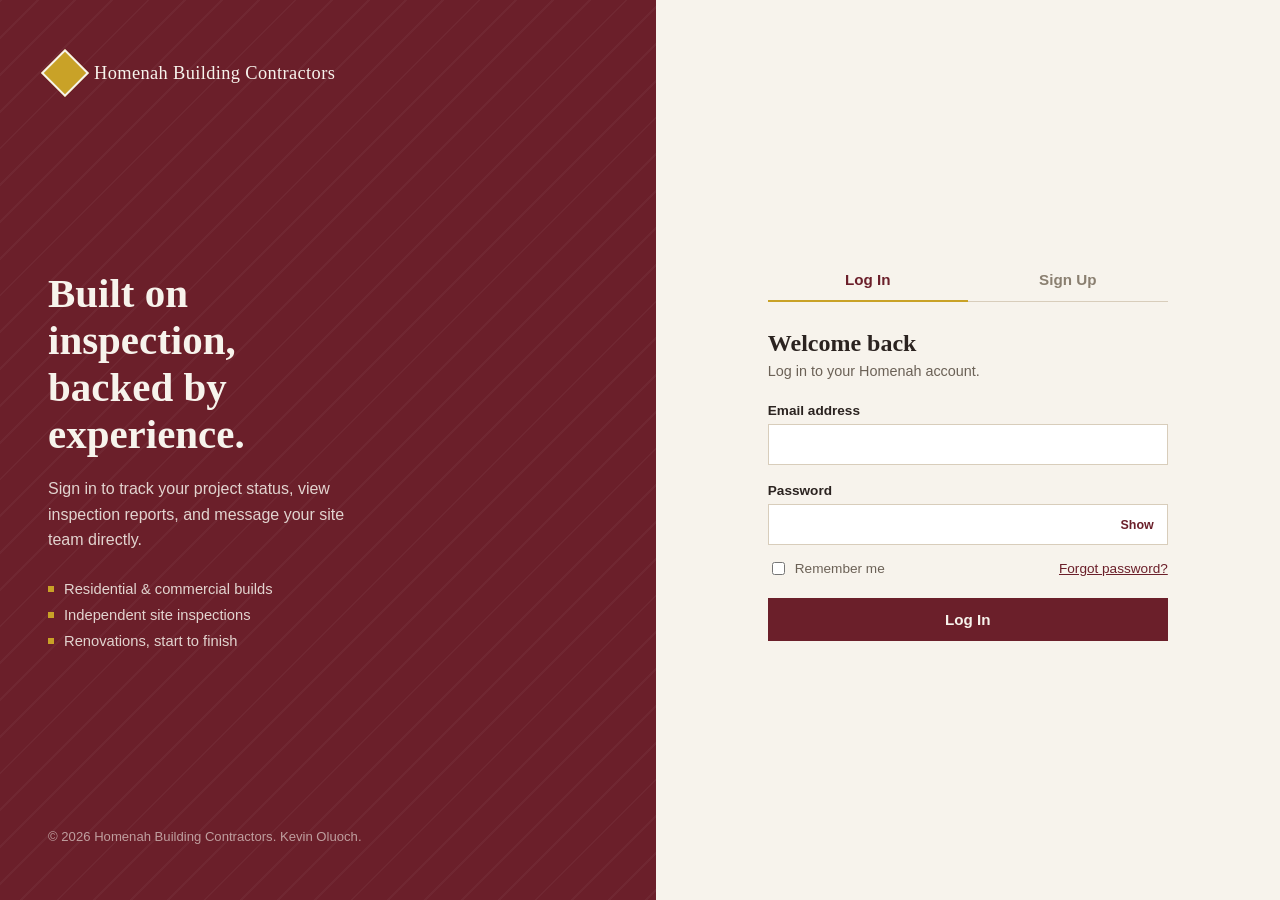
<file: login.html>
<!DOCTYPE html>
<html lang="en">
<head>
<meta charset="UTF-8" />
<meta name="viewport" content="width=device-width, initial-scale=1.0" />
<title>Sign In — Homenah Building Contractors</title>
<meta name="description" content="Sign in or create an account with Homenah Building Contractors — building inspections, renovations, commercial and residential work." />

<style>
  :root {
    --maroon: #6b1f2a;
    --maroon-dark: #4c151d;
    --gold: #c9a227;
    --gold-light: #e6c65c;
    --cream: #f7f3ec;
    --charcoal: #2b2320;
    --line: #d8cdbb;
    --error: #a13d2b;
    --success: #4b7a51;
    --font-display: 'Fraunces', Georgia, 'Times New Roman', serif;
    --font-body: 'Inter', -apple-system, BlinkMacSystemFont, 'Segoe UI', sans-serif;
  }

  * { box-sizing: border-box; }

  body {
    margin: 0;
    font-family: var(--font-body);
    color: var(--charcoal);
    background: var(--cream);
    min-height: 100vh;
  }

  a { color: var(--maroon); }

  /* ---------- Layout: split screen ---------- */
  .wrap {
    display: grid;
    grid-template-columns: 1.05fr 1fr;
    min-height: 100vh;
  }

  @media (max-width: 880px) {
    .wrap { grid-template-columns: 1fr; }
    .brand-panel { min-height: 240px; }
  }

  /* ---------- Left: brand panel ---------- */
  .brand-panel {
    background: var(--maroon);
    background-image:
      repeating-linear-gradient(135deg, rgba(255,255,255,0.035) 0 2px, transparent 2px 26px);
    color: var(--cream);
    padding: 56px 48px;
    display: flex;
    flex-direction: column;
    justify-content: space-between;
    position: relative;
  }

  .brand-mark {
    display: flex;
    align-items: center;
    gap: 12px;
  }

  .brand-mark .square {
    width: 34px;
    height: 34px;
    background: var(--gold);
    border: 2px solid var(--cream);
    transform: rotate(45deg);
    flex-shrink: 0;
  }

  .brand-mark span {
    font-family: var(--font-display);
    font-size: 1.15rem;
    letter-spacing: 0.02em;
  }

  .brand-copy h1 {
    font-family: var(--font-display);
    font-weight: 600;
    font-size: clamp(1.8rem, 3.2vw, 2.6rem);
    line-height: 1.15;
    margin: 0 0 18px;
    max-width: 12ch;
  }

  .brand-copy p {
    font-size: 1rem;
    line-height: 1.6;
    max-width: 34ch;
    color: rgba(247,243,236,0.85);
    margin: 0;
  }

  .brand-list {
    list-style: none;
    padding: 0;
    margin: 28px 0 0;
    display: grid;
    gap: 10px;
    font-size: 0.92rem;
    color: rgba(247,243,236,0.85);
  }

  .brand-list li { display: flex; align-items: center; gap: 10px; }
  .brand-list li::before {
    content: "";
    width: 6px; height: 6px;
    background: var(--gold);
  }

  .brand-foot {
    font-size: 0.82rem;
    color: rgba(247,243,236,0.6);
  }

  /* ---------- Right: form panel ---------- */
  .form-panel {
    display: flex;
    align-items: center;
    justify-content: center;
    padding: 40px 24px;
  }

  .card {
    width: 100%;
    max-width: 400px;
  }

  .tabs {
    display: flex;
    border-bottom: 1px solid var(--line);
    margin-bottom: 28px;
  }

  .tab {
    flex: 1;
    background: none;
    border: none;
    padding: 12px 4px;
    font-family: var(--font-body);
    font-size: 0.95rem;
    font-weight: 600;
    color: #8a7f70;
    cursor: pointer;
    border-bottom: 2px solid transparent;
    margin-bottom: -1px;
  }

  .tab[aria-selected="true"] {
    color: var(--maroon);
    border-bottom-color: var(--gold);
  }

  .tab:focus-visible,
  button:focus-visible,
  input:focus-visible,
  a:focus-visible {
    outline: 2px solid var(--maroon);
    outline-offset: 2px;
  }

  h2.form-title {
    font-family: var(--font-display);
    font-size: 1.5rem;
    margin: 0 0 6px;
  }

  .form-sub {
    font-size: 0.9rem;
    color: #6b6156;
    margin: 0 0 24px;
  }

  .field { margin-bottom: 18px; }

  .field label {
    display: block;
    font-size: 0.85rem;
    font-weight: 600;
    margin-bottom: 6px;
  }

  .field .hint {
    font-size: 0.78rem;
    color: #857a6c;
    font-weight: 400;
    margin-left: 4px;
  }

  .input-row {
    position: relative;
  }

  input[type="text"],
  input[type="email"],
  input[type="password"] {
    width: 100%;
    padding: 11px 12px;
    font-size: 0.95rem;
    font-family: var(--font-body);
    border: 1px solid var(--line);
    background: #fff;
    color: var(--charcoal);
  }

  input.invalid { border-color: var(--error); }

  .toggle-pw {
    position: absolute;
    right: 8px;
    top: 50%;
    transform: translateY(-50%);
    background: none;
    border: none;
    font-size: 0.78rem;
    color: var(--maroon);
    cursor: pointer;
    padding: 4px 6px;
    font-weight: 600;
  }

  .field-error {
    display: none;
    color: var(--error);
    font-size: 0.78rem;
    margin-top: 5px;
  }

  .field-error.show { display: block; }

  /* Strength meter */
  .strength {
    display: flex;
    gap: 4px;
    margin-top: 8px;
  }
  .strength i {
    height: 4px;
    flex: 1;
    background: var(--line);
    display: block;
  }
  .strength[data-level="1"] i:nth-child(1) { background: var(--error); }
  .strength[data-level="2"] i:nth-child(-n+2) { background: #c98527; }
  .strength[data-level="3"] i:nth-child(-n+3) { background: var(--gold); }
  .strength[data-level="4"] i { background: var(--success); }
  .strength-label {
    font-size: 0.75rem;
    color: #857a6c;
    margin-top: 4px;
  }

  .row-between {
    display: flex;
    align-items: center;
    justify-content: space-between;
    margin: -4px 0 20px;
    font-size: 0.85rem;
  }

  .remember {
    display: flex;
    align-items: center;
    gap: 7px;
    color: #6b6156;
  }

  .forgot-link {
    background: none;
    border: none;
    padding: 0;
    font-size: 0.85rem;
    color: var(--maroon);
    text-decoration: underline;
    cursor: pointer;
  }

  button.submit {
    width: 100%;
    padding: 13px;
    background: var(--maroon);
    color: var(--cream);
    border: none;
    font-family: var(--font-body);
    font-size: 0.95rem;
    font-weight: 600;
    cursor: pointer;
    display: flex;
    align-items: center;
    justify-content: center;
    gap: 10px;
    transition: background 0.15s ease;
  }

  button.submit:hover { background: var(--maroon-dark); }
  button.submit:disabled { background: #9c8a86; cursor: not-allowed; }

  .spinner {
    width: 16px;
    height: 16px;
    border: 2px solid rgba(247,243,236,0.4);
    border-top-color: var(--cream);
    border-radius: 50%;
    animation: spin 0.7s linear infinite;
    display: none;
  }

  button.submit.loading .spinner { display: inline-block; }
  button.submit.loading .btn-label { opacity: 0.85; }

  @keyframes spin { to { transform: rotate(360deg); } }

  .status {
    margin-top: 18px;
    padding: 11px 14px;
    font-size: 0.85rem;
    border: 1px solid transparent;
    display: none;
  }

  .status.show { display: block; }
  .status.error { background: #fbeae6; border-color: var(--error); color: var(--error); }
  .status.success { background: #eaf2eb; border-color: var(--success); color: var(--success); }
  .status.info { background: #f1eee6; border-color: var(--line); color: var(--charcoal); }

  .divider {
    text-align: center;
    color: #a89c8c;
    font-size: 0.78rem;
    margin: 8px 0 4px;
  }

  /* ---------- Forgot password panel (inline, not a modal) ---------- */
  .reset-panel { display: none; }
  .reset-panel.show { display: block; }
  .back-link {
    background: none; border: none; color: var(--maroon);
    font-size: 0.85rem; cursor: pointer; padding: 0; margin-bottom: 18px;
    text-decoration: underline;
  }

  .sr-only {
    position: absolute; width: 1px; height: 1px;
    padding: 0; margin: -1px; overflow: hidden;
    clip: rect(0,0,0,0); border: 0;
  }

  @media (prefers-reduced-motion: reduce) {
    .spinner { animation: none; }
  }
</style>
</head>
<body>

<div class="wrap">

  <!-- Brand / hero panel -->
  <div class="brand-panel">
    <div class="brand-mark">
      <span class="square" aria-hidden="true"></span>
      <span>Homenah Building Contractors</span>
    </div>

    <div class="brand-copy">
      <h1>Built on inspection, backed by experience.</h1>
      <p>Sign in to track your project status, view inspection reports, and message your site team directly.</p>
      <ul class="brand-list">
        <li>Residential &amp; commercial builds</li>
        <li>Independent site inspections</li>
        <li>Renovations, start to finish</li>
      </ul>
    </div>

    <div class="brand-foot">&copy; <span id="year"></span> Homenah Building Contractors. Kevin Oluoch.</div>
  </div>

  <!-- Form panel -->
  <div class="form-panel">
    <div class="card">

      <!-- Auth tabs -->
      <div class="tabs" role="tablist" aria-label="Choose sign in or sign up">
        <button class="tab" id="tab-login" role="tab" aria-selected="true" aria-controls="panel-login">Log In</button>
        <button class="tab" id="tab-signup" role="tab" aria-selected="false" aria-controls="panel-signup">Sign Up</button>
      </div>

      <!-- LOGIN -->
      <div id="panel-login" role="tabpanel" aria-labelledby="tab-login">
        <h2 class="form-title">Welcome back</h2>
        <p class="form-sub">Log in to your Homenah account.</p>

        <form id="login-form" novalidate>
          <div class="field">
            <label for="login-email">Email address</label>
            <input type="email" id="login-email" name="email" autocomplete="email" required />
            <div class="field-error" id="login-email-error">Enter a valid email address.</div>
          </div>

          <div class="field">
            <label for="login-password">Password</label>
            <div class="input-row">
              <input type="password" id="login-password" name="password" autocomplete="current-password" required />
              <button type="button" class="toggle-pw" data-target="login-password" aria-label="Show password">Show</button>
            </div>
            <div class="field-error" id="login-password-error">Password is required.</div>
          </div>

          <div class="row-between">
            <label class="remember">
              <input type="checkbox" id="remember-me" />
              Remember me
            </label>
            <button type="button" class="forgot-link" id="show-reset">Forgot password?</button>
          </div>

          <button type="submit" class="submit" id="login-submit">
            <span class="spinner" aria-hidden="true"></span>
            <span class="btn-label">Log In</span>
          </button>
        </form>
      </div>

      <!-- SIGN UP -->
      <div id="panel-signup" role="tabpanel" aria-labelledby="tab-signup" hidden>
        <h2 class="form-title">Create your account</h2>
        <p class="form-sub">Get updates on your project the moment they happen.</p>

        <form id="signup-form" novalidate>
          <div class="field">
            <label for="signup-name">Full name</label>
            <input type="text" id="signup-name" name="name" autocomplete="name" required />
            <div class="field-error" id="signup-name-error">Enter your name.</div>
          </div>

          <div class="field">
            <label for="signup-email">Email address</label>
            <input type="email" id="signup-email" name="email" autocomplete="email" required />
            <div class="field-error" id="signup-email-error">Enter a valid email address.</div>
          </div>

          <div class="field">
            <label for="signup-password">Password <span class="hint">(min. 8 characters)</span></label>
            <div class="input-row">
              <input type="password" id="signup-password" name="password" autocomplete="new-password" minlength="8" required />
              <button type="button" class="toggle-pw" data-target="signup-password" aria-label="Show password">Show</button>
            </div>
            <div class="strength" id="strength-meter" data-level="0" aria-hidden="true">
              <i></i><i></i><i></i><i></i>
            </div>
            <div class="strength-label" id="strength-label">&nbsp;</div>
            <div class="field-error" id="signup-password-error">Password must be at least 8 characters.</div>
          </div>

          <div class="field">
            <label for="signup-confirm">Confirm password</label>
            <input type="password" id="signup-confirm" name="confirm" autocomplete="new-password" required />
            <div class="field-error" id="signup-confirm-error">Passwords don't match.</div>
          </div>

          <button type="submit" class="submit" id="signup-submit">
            <span class="spinner" aria-hidden="true"></span>
            <span class="btn-label">Create Account</span>
          </button>
        </form>
      </div>

      <!-- FORGOT PASSWORD -->
      <div id="panel-reset" class="reset-panel">
        <button type="button" class="back-link" id="back-to-login">&larr; Back to log in</button>
        <h2 class="form-title">Reset your password</h2>
        <p class="form-sub">We'll email you a link to set a new password.</p>

        <form id="reset-form" novalidate>
          <div class="field">
            <label for="reset-email">Email address</label>
            <input type="email" id="reset-email" name="email" autocomplete="email" required />
            <div class="field-error" id="reset-email-error">Enter a valid email address.</div>
          </div>

          <button type="submit" class="submit" id="reset-submit">
            <span class="spinner" aria-hidden="true"></span>
            <span class="btn-label">Send Reset Link</span>
          </button>
        </form>
      </div>

      <!-- Live status region (errors / success) -->
      <div class="status" id="status-box" role="status" aria-live="polite"></div>

    </div>
  </div>
</div>

<script type="module">
  document.getElementById('year').textContent = new Date().getFullYear();

  // -----------------------------------------------------------
  // Netlify Identity — using the standard widget script.
  // If your existing script.js already loads @netlify/identity
  // via esm.sh, keep that one and drop this <script> block;
  // don't run two identity clients on the same page.
  // -----------------------------------------------------------
  const identityScript = document.createElement('script');
  identityScript.src = 'https://identity.netlify.com/v1/netlify-identity-widget.js';
  document.head.appendChild(identityScript);

  const statusBox = document.getElementById('status-box');

  function showStatus(message, type = 'info') {
    statusBox.textContent = message;
    statusBox.className = `status show ${type}`;
  }

  function clearStatus() {
    statusBox.className = 'status';
    statusBox.textContent = '';
  }

  function setLoading(button, isLoading) {
    button.classList.toggle('loading', isLoading);
    button.disabled = isLoading;
  }

  function goToSite() {
    window.location.href = 'index.html';
  }

  // -----------------------------------------------------------
  // Tab switching
  // -----------------------------------------------------------
  const tabLogin = document.getElementById('tab-login');
  const tabSignup = document.getElementById('tab-signup');
  const panelLogin = document.getElementById('panel-login');
  const panelSignup = document.getElementById('panel-signup');
  const panelReset = document.getElementById('panel-reset');

  function activateTab(which) {
    const loginActive = which === 'login';
    tabLogin.setAttribute('aria-selected', String(loginActive));
    tabSignup.setAttribute('aria-selected', String(!loginActive));
    panelLogin.hidden = !loginActive;
    panelSignup.hidden = loginActive;
    panelReset.classList.remove('show');
    clearStatus();
  }

  tabLogin.addEventListener('click', () => activateTab('login'));
  tabSignup.addEventListener('click', () => activateTab('signup'));

  document.getElementById('show-reset').addEventListener('click', () => {
    panelLogin.hidden = true;
    panelSignup.hidden = true;
    panelReset.classList.add('show');
    clearStatus();
  });

  document.getElementById('back-to-login').addEventListener('click', () => {
    panelReset.classList.remove('show');
    activateTab('login');
  });

  // -----------------------------------------------------------
  // Show / hide password
  // -----------------------------------------------------------
  document.querySelectorAll('.toggle-pw').forEach(btn => {
    btn.addEventListener('click', () => {
      const target = document.getElementById(btn.dataset.target);
      const showing = target.type === 'text';
      target.type = showing ? 'password' : 'text';
      btn.textContent = showing ? 'Show' : 'Hide';
      btn.setAttribute('aria-label', showing ? 'Show password' : 'Hide password');
    });
  });

  // -----------------------------------------------------------
  // Password strength meter (signup only)
  // -----------------------------------------------------------
  const pwInput = document.getElementById('signup-password');
  const strengthMeter = document.getElementById('strength-meter');
  const strengthLabel = document.getElementById('strength-label');
  const labels = ['Too short', 'Weak', 'Okay', 'Good', 'Strong'];

  pwInput.addEventListener('input', () => {
    const val = pwInput.value;
    let score = 0;
    if (val.length >= 8) score++;
    if (/[A-Z]/.test(val) && /[a-z]/.test(val)) score++;
    if (/\d/.test(val)) score++;
    if (/[^A-Za-z0-9]/.test(val)) score++;
    strengthMeter.dataset.level = val.length === 0 ? 0 : score;
    strengthLabel.textContent = val.length === 0 ? '\u00A0' : labels[score];
  });

  // -----------------------------------------------------------
  // Simple validation helpers
  // -----------------------------------------------------------
  function isEmail(v) { return /^[^\s@]+@[^\s@]+\.[^\s@]+$/.test(v); }

  function setFieldError(inputId, errorId, hasError) {
    document.getElementById(inputId).classList.toggle('invalid', hasError);
    document.getElementById(errorId).classList.toggle('show', hasError);
  }

  // -----------------------------------------------------------
  // Login form
  // -----------------------------------------------------------
  document.getElementById('login-form').addEventListener('submit', (e) => {
    e.preventDefault();
    clearStatus();

    const email = document.getElementById('login-email').value.trim();
    const password = document.getElementById('login-password').value;

    const emailValid = isEmail(email);
    const pwValid = password.length > 0;
    setFieldError('login-email', 'login-email-error', !emailValid);
    setFieldError('login-password', 'login-password-error', !pwValid);
    if (!emailValid || !pwValid) return;

    const btn = document.getElementById('login-submit');
    setLoading(btn, true);

    window.netlifyIdentity.gotrue.login(email, password, document.getElementById('remember-me').checked)
      .then(() => {
        showStatus('Welcome back — redirecting…', 'success');
        setTimeout(goToSite, 700);
      })
      .catch(err => {
        setLoading(btn, false);
        const msg = /invalid/i.test(err.message)
          ? 'Incorrect email or password.'
          : /network/i.test(err.message)
            ? 'Network error — check your connection and try again.'
            : 'Could not log in. Please try again.';
        showStatus(msg, 'error');
      });
  });

  // -----------------------------------------------------------
  // Signup form
  // -----------------------------------------------------------
  document.getElementById('signup-form').addEventListener('submit', (e) => {
    e.preventDefault();
    clearStatus();

    const name = document.getElementById('signup-name').value.trim();
    const email = document.getElementById('signup-email').value.trim();
    const password = document.getElementById('signup-password').value;
    const confirm = document.getElementById('signup-confirm').value;

    const nameValid = name.length > 0;
    const emailValid = isEmail(email);
    const pwValid = password.length >= 8;
    const confirmValid = password === confirm && confirm.length > 0;

    setFieldError('signup-name', 'signup-name-error', !nameValid);
    setFieldError('signup-email', 'signup-email-error', !emailValid);
    setFieldError('signup-password', 'signup-password-error', !pwValid);
    setFieldError('signup-confirm', 'signup-confirm-error', !confirmValid);
    if (!nameValid || !emailValid || !pwValid || !confirmValid) return;

    const btn = document.getElementById('signup-submit');
    setLoading(btn, true);

    window.netlifyIdentity.gotrue.signup(email, password, { full_name: name })
      .then(() => {
        showStatus('Account created — check your email to confirm before logging in.', 'success');
        setLoading(btn, false);
      })
      .catch(err => {
        setLoading(btn, false);
        const msg = /already exists|registered/i.test(err.message)
          ? 'An account with that email already exists.'
          : 'Could not create your account. Please try again.';
        showStatus(msg, 'error');
      });
  });

  // -----------------------------------------------------------
  // Password reset request
  // -----------------------------------------------------------
  document.getElementById('reset-form').addEventListener('submit', (e) => {
    e.preventDefault();
    clearStatus();

    const email = document.getElementById('reset-email').value.trim();
    const emailValid = isEmail(email);
    setFieldError('reset-email', 'reset-email-error', !emailValid);
    if (!emailValid) return;

    const btn = document.getElementById('reset-submit');
    setLoading(btn, true);

    window.netlifyIdentity.gotrue.requestPasswordRecovery(email)
      .then(() => {
        showStatus('If that email is registered, a reset link is on its way.', 'success');
        setLoading(btn, false);
      })
      .catch(() => {
        setLoading(btn, false);
        showStatus('Could not send reset email. Please try again shortly.', 'error');
      });
  });

  // -----------------------------------------------------------
  // Already-signed-in / auth-callback handling
  // -----------------------------------------------------------
  window.addEventListener('load', () => {
    const check = setInterval(() => {
      if (!window.netlifyIdentity) return;
      clearInterval(check);

      window.netlifyIdentity.on('init', user => {
        if (user) {
          showStatus(`You're already signed in as ${user.email}`, 'info');
          setTimeout(goToSite, 900);
        }
      });

      window.netlifyIdentity.init();
    }, 100);
  });
</script>

</body>
</html>
</file>
